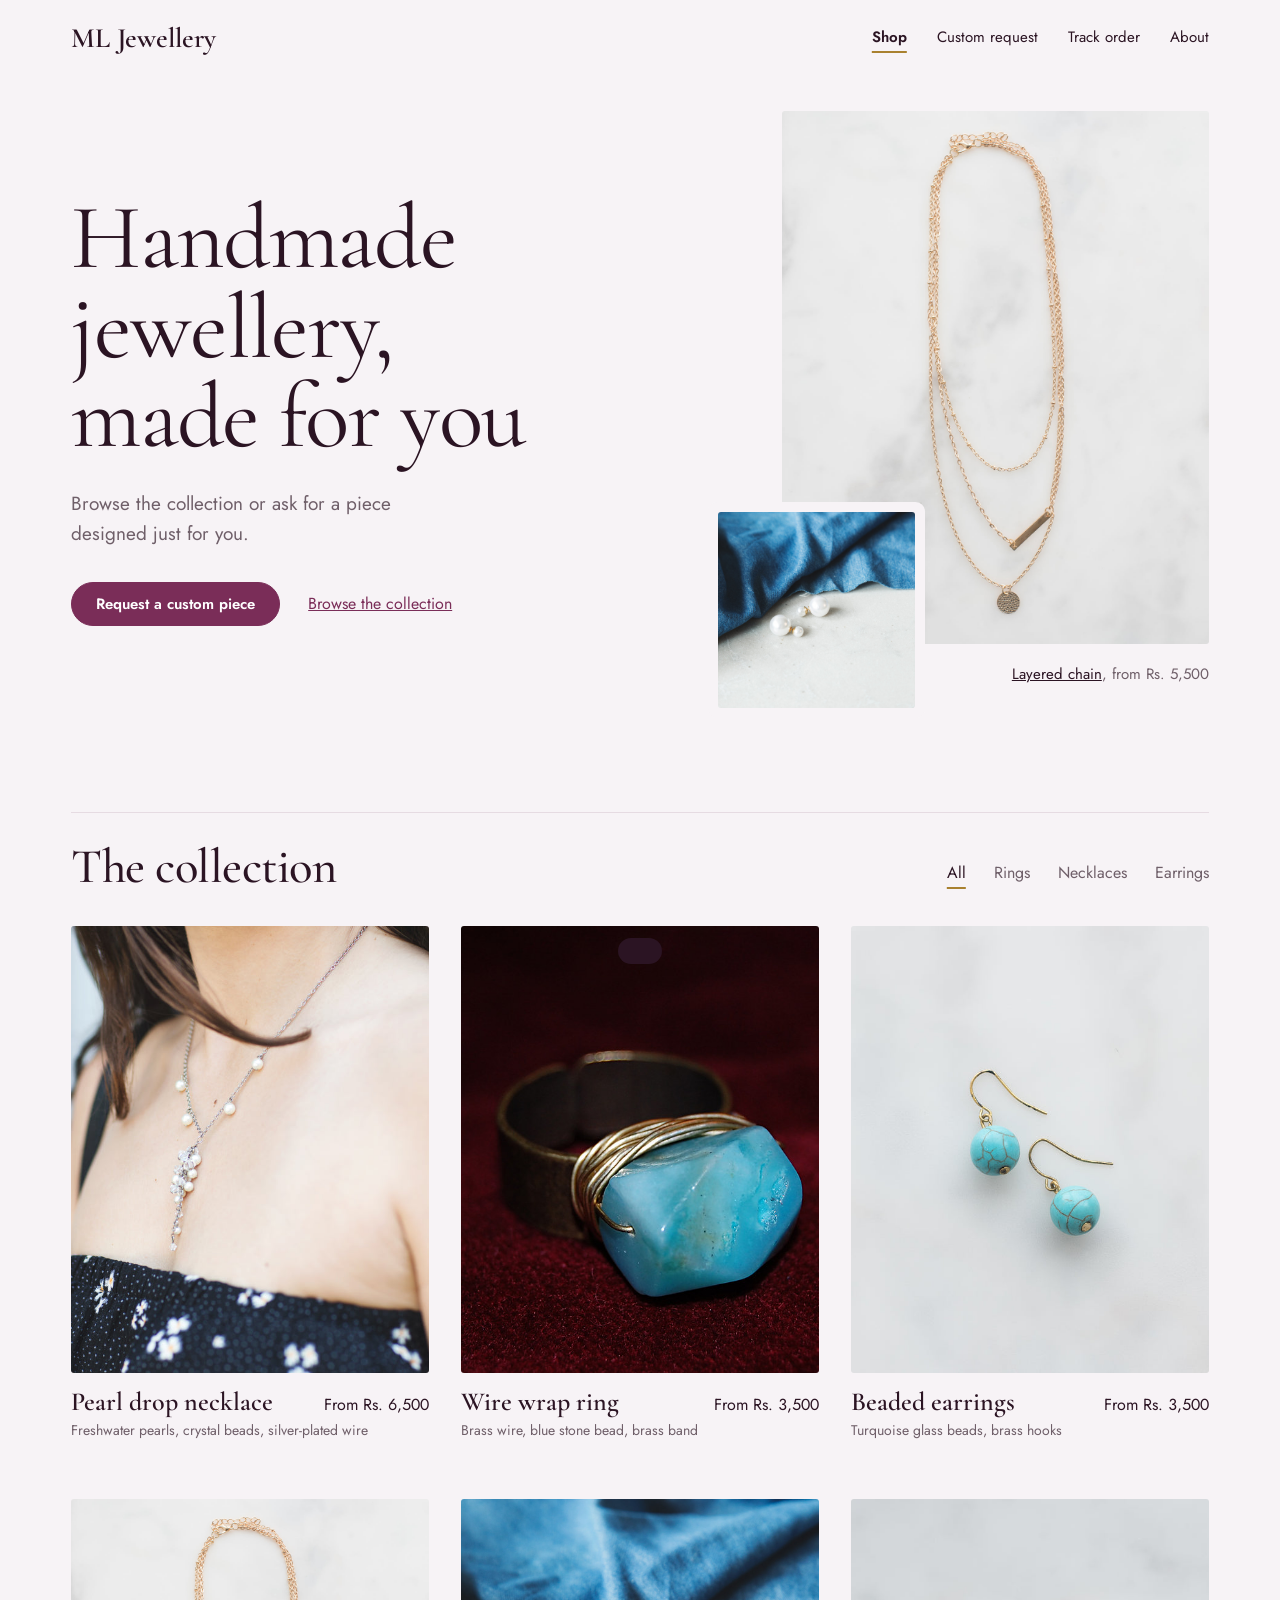
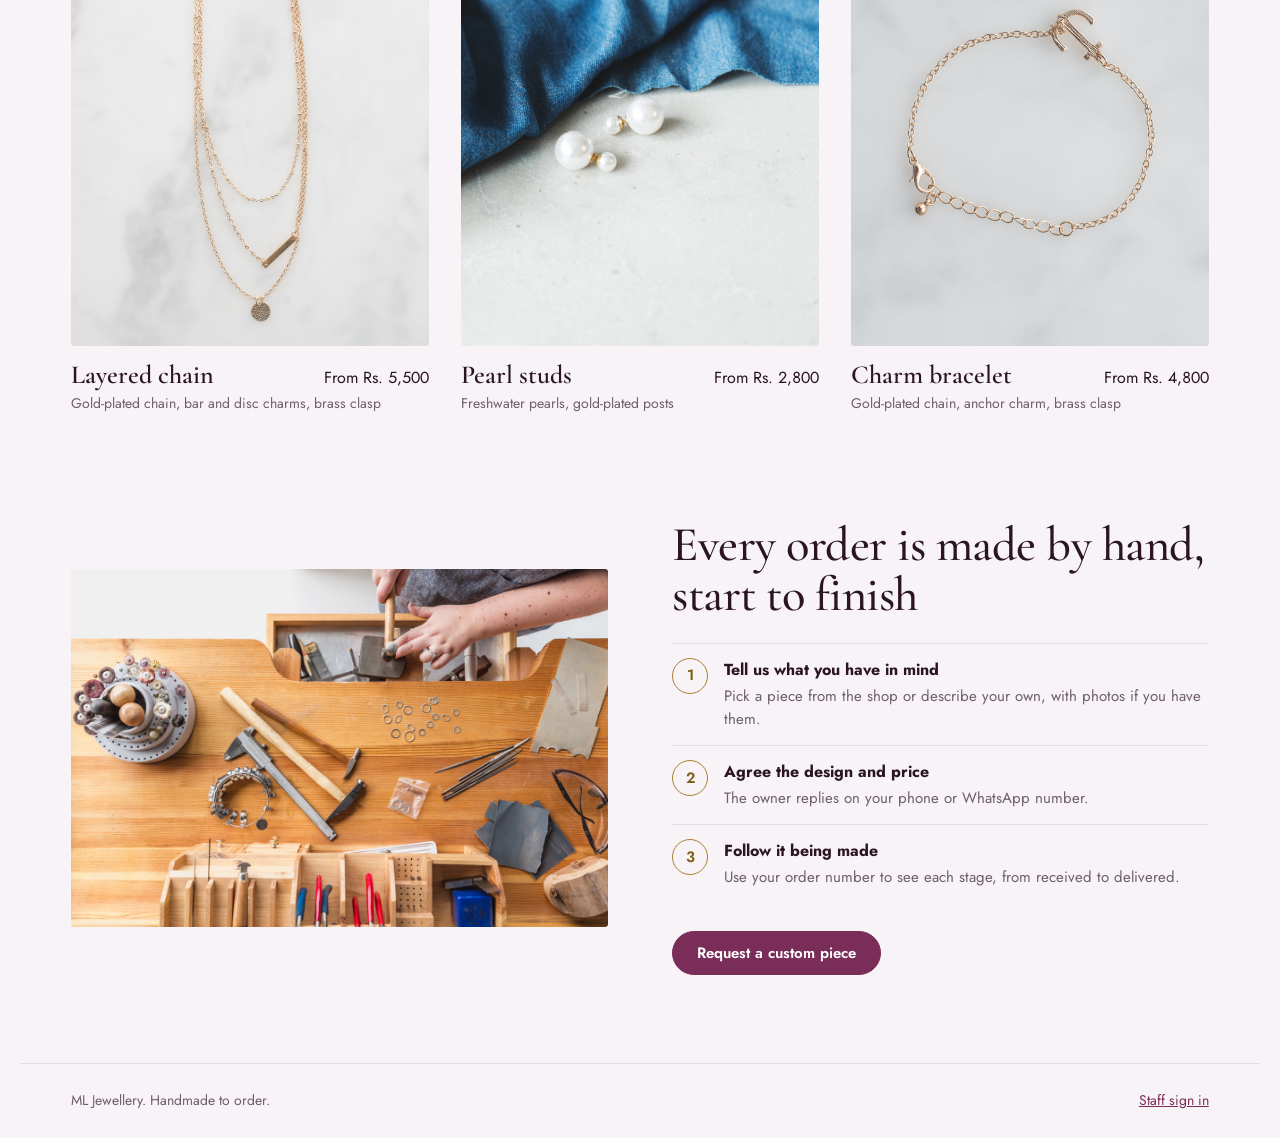
<file: index.html>
<!doctype html>
<html lang="en">
<head>
<meta charset="utf-8">
<meta name="viewport" content="width=device-width, initial-scale=1">
<title>ML Jewellery | Handmade jewellery, made for you</title>
<link rel="preconnect" href="https://fonts.googleapis.com">
<link rel="preconnect" href="https://fonts.gstatic.com" crossorigin>
<link href="https://fonts.googleapis.com/css2?family=Cormorant+Garamond:wght@400;500;600&family=Jost:wght@400;500;600&display=swap" rel="stylesheet">
<link rel="stylesheet" href="css/styles.css">
</head>
<body>
<div id="app"></div>
<noscript>This prototype needs JavaScript.</noscript>
<script src="js/core.js"></script>
<script>
// W1 Home and catalogue
const ui = { cat: 'All' };
page({
  view: () => {
    const list = S.designs.filter(d => d.published && (ui.cat === 'All' || ui.cat.startsWith(d.type)));
    return shop('index', `
<section class="hero">
  <div>
    <h1>Handmade jewellery, made for you</h1>
    <p>Browse the collection or ask for a piece designed just for you.</p>
    <div class="row" style="gap:14px 28px"><a class="btn" href="request.html">Request a custom piece</a><a href="#collection">Browse the collection</a></div>
  </div>
  <figure class="hero-art">
    <img class="ph" src="images/layered.jpg" alt="Layered gold chain with bar and disc charms on white marble">
    <img class="ph inset" src="images/studs.jpg" alt="Freshwater pearl studs beside folded blue linen">
    <figcaption><a href="product.html?id=layered">Layered chain</a>, from ${rs(byId('layered')?.price || 5500)}</figcaption>
  </figure>
</section>

<div class="cat-head" id="collection">
  <h2>The collection</h2>
  <div class="tabs" role="group" aria-label="Filter the collection">
    ${['All', 'Rings', 'Necklaces', 'Earrings'].map(c => `<button id="cat-${c}" data-act="cat" data-id="${c}" aria-pressed="${c === ui.cat}">${c}</button>`).join('')}
  </div>
</div>
<div class="cat">${list.map(d => `<a class="item" href="product.html?id=${d.id}">${pic(d.photos[0], d.name)}
  <div class="meta"><b>${esc(d.name)}</b><span class="num">${price(d)}</span></div><small>${esc(d.materials)}</small></a>`).join('')
  || '<p class="mute">Nothing in this category yet. Ask for a custom piece and it can be made for you.</p>'}</div>

<section class="made">
  <img class="ph wide" src="images/bench-hands.jpg" alt="Hands working with small tools at a jeweller's bench" loading="lazy">
  <div>
    <h2>Every order is made by hand, start to finish</h2>
    <ol class="how">
      <li><b>Tell us what you have in mind</b><span>Pick a piece from the shop or describe your own, with photos if you have them.</span></li>
      <li><b>Agree the design and price</b><span>The owner replies on your phone or WhatsApp number.</span></li>
      <li><b>Follow it being made</b><span>Use your order number to see each stage, from received to delivered.</span></li>
    </ol>
    <a class="btn" href="request.html">Request a custom piece</a>
  </div>
</section>`);
  },
  acts: { cat: d => ui.cat = d.id },
});
</script>
</body>
</html>
</file>
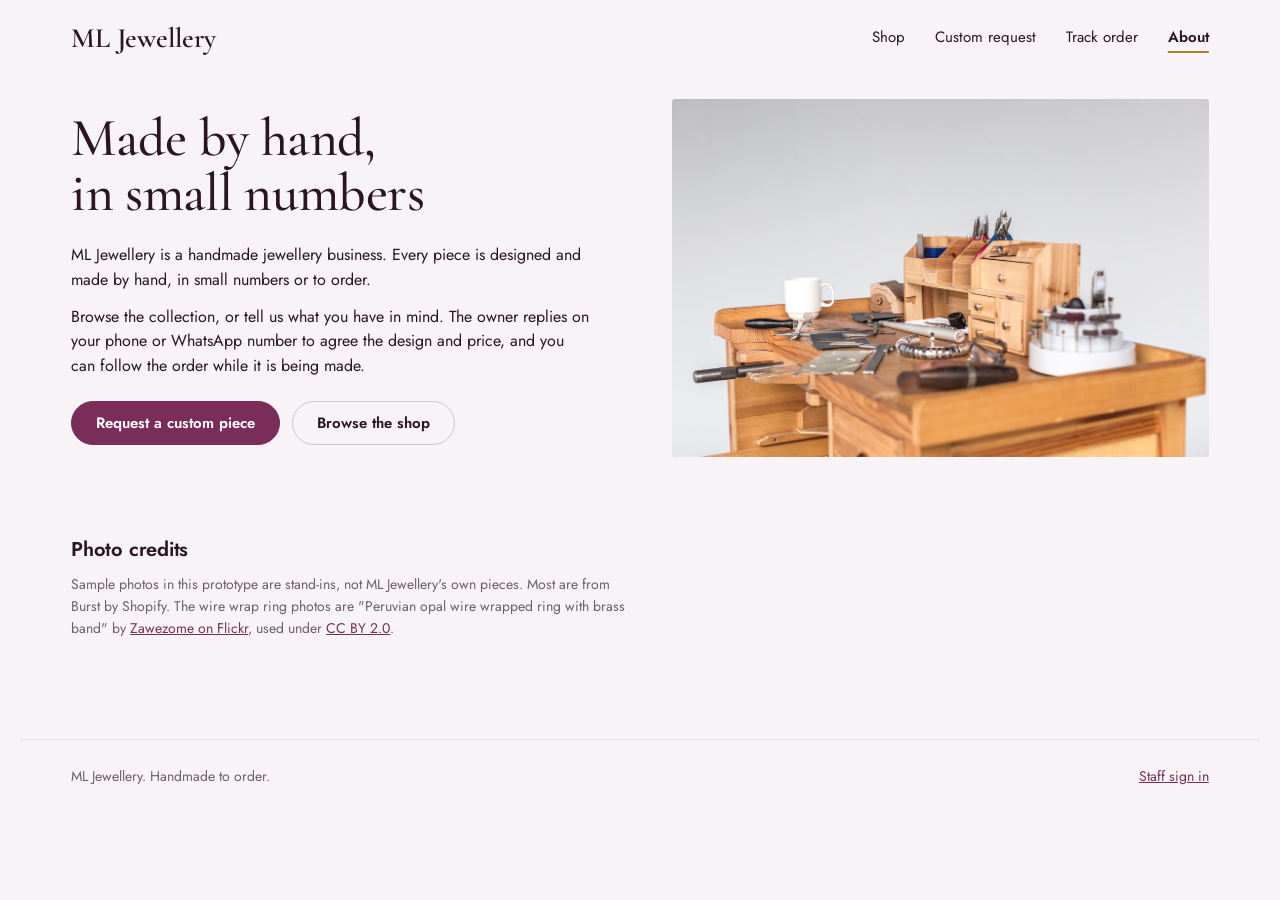
<file: about.html>
<!doctype html>
<html lang="en">
<head>
<meta charset="utf-8">
<meta name="viewport" content="width=device-width, initial-scale=1">
<title>About | ML Jewellery</title>
<link rel="preconnect" href="https://fonts.googleapis.com">
<link rel="preconnect" href="https://fonts.gstatic.com" crossorigin>
<link href="https://fonts.googleapis.com/css2?family=Cormorant+Garamond:wght@400;500;600&family=Jost:wght@400;500;600&display=swap" rel="stylesheet">
<link rel="stylesheet" href="css/styles.css">
</head>
<body>
<div id="app"></div>
<noscript>This prototype needs JavaScript.</noscript>
<script src="js/core.js"></script>
<script>
// About (linked from the nav; no wireframe)
page({
  view: () => shop('about', `<div class="made" style="margin-top:8px">
  <div>
    <h1>Made by hand, in small numbers</h1>
    <p style="max-width:52ch">ML Jewellery is a handmade jewellery business. Every piece is designed and made by hand, in small numbers or to order.</p>
    <p style="max-width:52ch">Browse the collection, or tell us what you have in mind. The owner replies on your phone or WhatsApp number to agree the design and price, and you can follow the order while it is being made.</p>
    <div class="row" style="margin-top:22px"><a class="btn" href="request.html">Request a custom piece</a><a class="btn ghost" href="index.html">Browse the shop</a></div>
  </div>
  <img class="ph wide" src="images/bench-desk.jpg" alt="A wooden jeweller's bench with tools laid out">
</div>
<h2 style="margin-top:80px">Photo credits</h2>
<p class="mute small" style="max-width:70ch">Sample photos in this prototype are stand-ins, not ML Jewellery's own pieces. Most are from Burst by Shopify.
The wire wrap ring photos are "Peruvian opal wire wrapped ring with brass band" by <a href="https://www.flickr.com/photos/8699239@N04/4134119626">Zawezome on Flickr</a>, used under <a href="https://creativecommons.org/licenses/by/2.0/">CC BY 2.0</a>.</p>`),
});
</script>
</body>
</html>
</file>
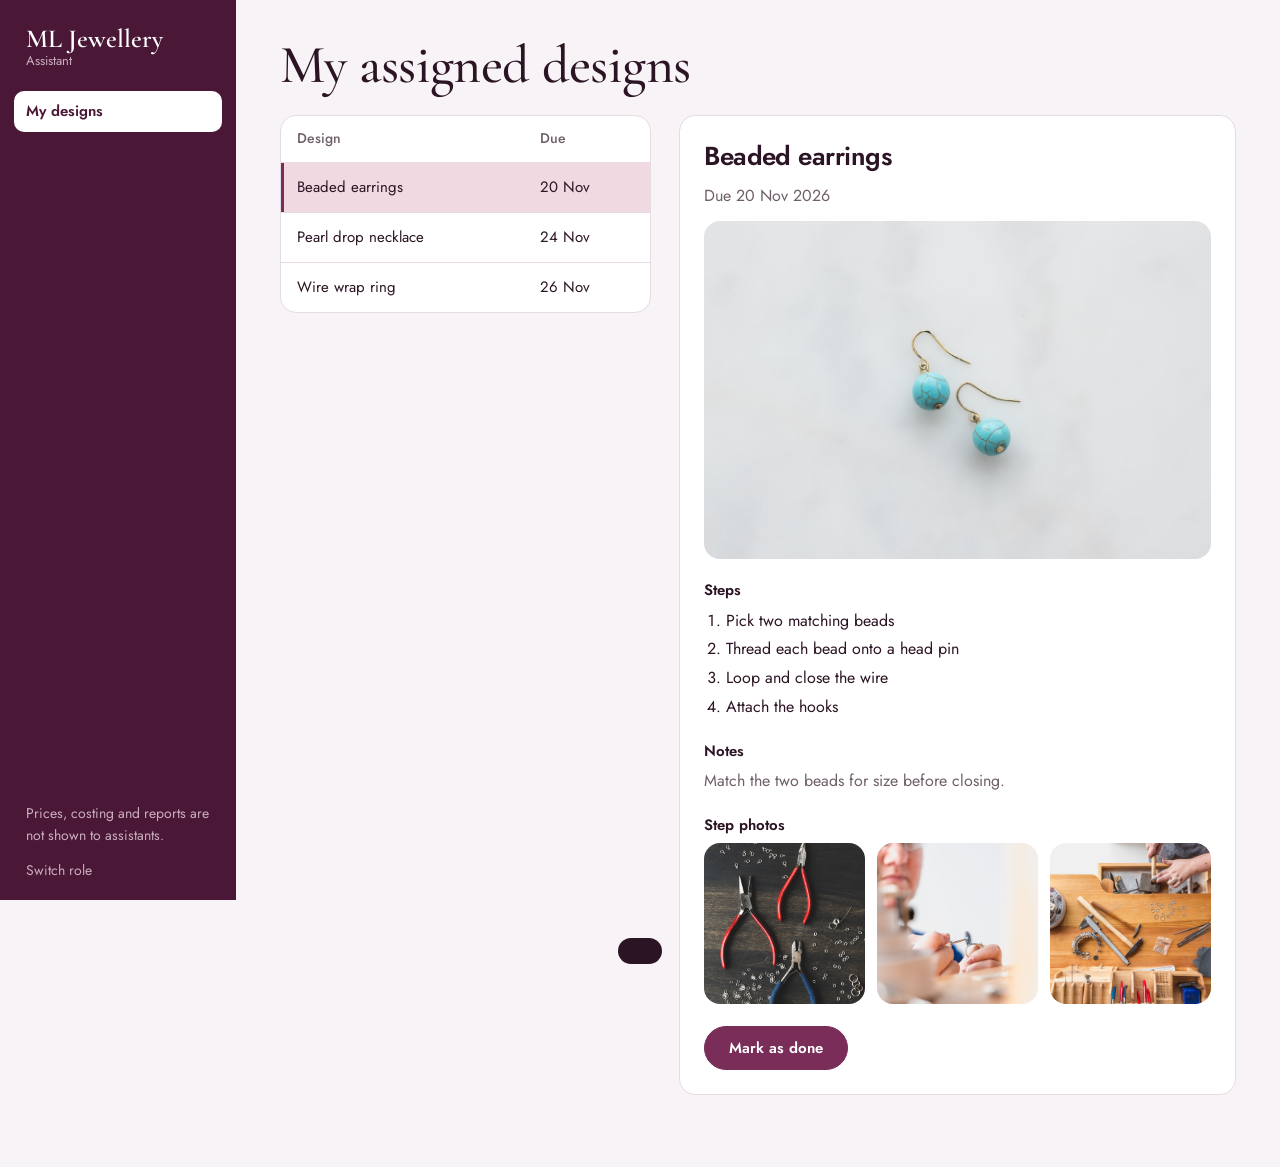
<file: assistant.html>
<!doctype html>
<html lang="en">
<head>
<meta charset="utf-8">
<meta name="viewport" content="width=device-width, initial-scale=1">
<title>My designs | ML Jewellery assistant</title>
<link rel="preconnect" href="https://fonts.googleapis.com">
<link rel="preconnect" href="https://fonts.gstatic.com" crossorigin>
<link href="https://fonts.googleapis.com/css2?family=Cormorant+Garamond:wght@400;500;600&family=Jost:wght@400;500;600&display=swap" rel="stylesheet">
<link rel="stylesheet" href="css/styles.css">
</head>
<body>
<div id="app"></div>
<noscript>This prototype needs JavaScript.</noscript>
<script src="js/core.js"></script>
<script>
// W13 Assistant view: assigned designs and steps only, no prices
const ui = { id: null };
page({
  view: () => {
    const list = S.orders.filter(o => o.assigned && !o.done).sort((a, b) => a.due < b.due ? -1 : 1), o = list.find(o => o.id === ui.id) || list[0], d = o && designOf(o);
    return `<a class="skip" href="#main">Skip to content</a><div class="app"><aside class="side">
<span class="brand">ML Jewellery<span class="role">Assistant</span></span>
<nav aria-label="Assistant"><a href="assistant.html" aria-current="page">My designs</a></nav>
<div class="sidefoot"><p>Prices, costing and reports are not shown to assistants.</p><a href="staff.html">Switch role</a></div>
</aside><main id="main">
<div class="head"><h1>My assigned designs</h1></div>
<div class="split" style="grid-template-columns:minmax(0,2fr) minmax(0,3fr)">
  ${table(['Design', 'Due'], list.map(x => row([esc(x.item), fd(x.due)], pick('sel', x.id, x === o))), 'Nothing is assigned to you right now.')}
  ${o ? `<div class="panel pad">
    <h2 style="font-size:26px;letter-spacing:-.02em">${esc(o.item)}</h2>
    <p class="mute">Due ${fd(o.due, 1)}</p>
    ${d ? pic(d.photos[0], d.name, 'wide') : ''}
    ${d ? `<h3>Steps</h3><ol class="plain">${d.steps.map(s => `<li>${esc(s)}</li>`).join('')}</ol>${d.notes ? `<h3>Notes</h3><p class="mute">${esc(d.notes)}</p>` : ''}`
        : `<h3>Notes from the customer</h3><p class="mute">${esc(o.notes) || 'Ask the owner for the steps of this custom piece.'}</p>`}
    <h3>Step photos</h3>
    <div class="cols3" style="margin-bottom:22px">${STEP_SHOTS.map((s, i) => pic(s, `Workshop photo ${i + 1}`, 'sq')).join('')}</div>
    <button class="btn" data-act="done" data-id="${o.id}">Mark as done</button>
  </div>` : ''}
</div></main></div>`;
  },
  acts: {
    sel: d => ui.id = d.id,
    done: d => { const o = order(d.id); o.done = true; o.assigned = false; o.updated = TODAY; if (STAGES.indexOf(o.stage) < 3) o.stage = 'Finishing'; ui.id = null; toast(`${o.item} marked as done. The owner can see it under Orders.`); },
  },
});
</script>
</body>
</html>
</file>
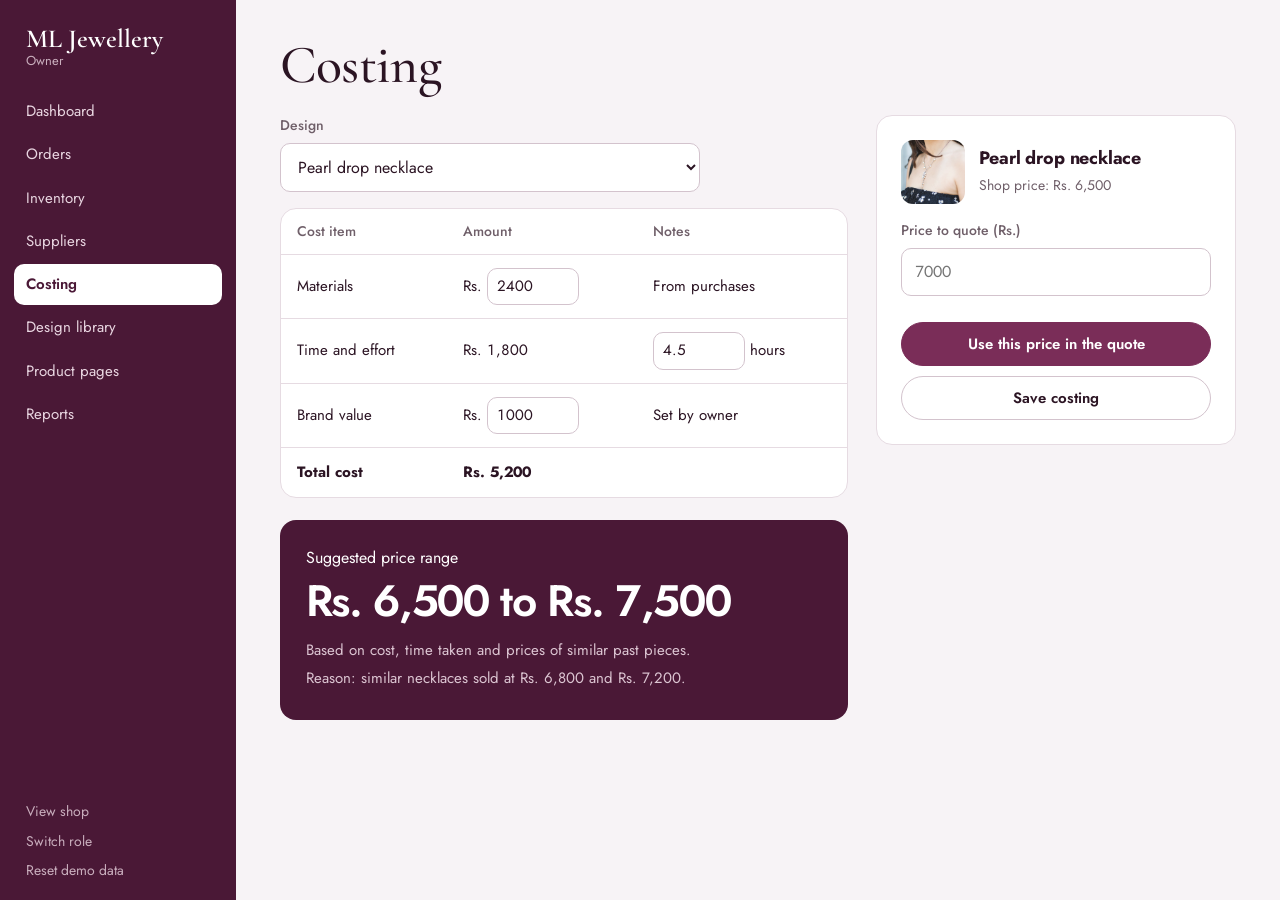
<file: owner-costing.html>
<!doctype html>
<html lang="en">
<head>
<meta charset="utf-8">
<meta name="viewport" content="width=device-width, initial-scale=1">
<title>Costing | ML Jewellery owner</title>
<link rel="preconnect" href="https://fonts.googleapis.com">
<link rel="preconnect" href="https://fonts.gstatic.com" crossorigin>
<link href="https://fonts.googleapis.com/css2?family=Cormorant+Garamond:wght@400;500;600&family=Jost:wght@400;500;600&display=swap" rel="stylesheet">
<link rel="stylesheet" href="css/styles.css">
</head>
<body>
<div id="app"></div>
<noscript>This prototype needs JavaScript.</noscript>
<script src="js/core.js"></script>
<script>
// W9 Costing and price suggestion
const ui = { id: Q.get('id') || 'pearl-drop', quote: '' };
const cur = () => byId(ui.id) || S.designs[0];
page({
  view: () => {
    const d = cur(), c = cost(d), gap = c.hi - c.lo;
    return owner('costing', `<div class="head"><h1>Costing</h1></div>
<form data-form="costing" class="split">
  <div>
    <div style="max-width:420px">${fld('Design', `<select id="cDesign" data-ch="design">${opts(S.designs.map(d => [d.id, d.name]), d.id)}</select>`)}</div>
    ${table(['Cost item', 'Amount', 'Notes'], [
      row(['Materials', `Rs. <input id="cMat" class="mini num" type="number" min="0" step="50" value="${d.matCost}" data-ch="matCost" aria-label="Materials cost in rupees">`, 'From purchases']),
      row(['Time and effort', `<span class="num">${rs(c.time)}</span>`, `<input id="cHours" class="mini num" type="number" min="0" step="0.5" value="${d.hours}" data-ch="hours" aria-label="Hours of work"> hours`]),
      row(['Brand value', `Rs. <input id="cBrand" class="mini num" type="number" min="0" step="100" value="${d.brand}" data-ch="brand" aria-label="Brand value in rupees">`, 'Set by owner']),
      row(['<b>Total cost</b>', `<b class="num">${rs(c.total)}</b>`, '']),
    ])}
    <div class="suggest">
      <span>Suggested price range</span>
      <p class="big num">${rs(c.lo)} to ${rs(c.hi)}</p>
      <p class="note">Based on cost, time taken and prices of similar past pieces.</p>
      <p class="note">Reason: similar ${d.type.toLowerCase().replace(/s?$/, 's')} sold at ${rs(c.lo + .3 * gap)} and ${rs(c.hi - .3 * gap)}.</p>
    </div>
  </div>
  <aside class="panel pad">
    <div class="orderitem">${pic(d.photos[0], '')}<div><b>${esc(d.name)}</b><br><span class="mute small">Shop price: ${d.price ? rs(d.price) : 'not set'}</span></div></div>
    ${fld('Price to quote (Rs.)', `<input id="quote" name="quote" class="num" type="number" min="0" step="50" required placeholder="${(c.lo + c.hi) / 2}" value="${esc(ui.quote)}" data-in="quote">`)}
    <button class="btn block" value="use">Use this price in the quote</button>
    <button class="btn ghost block" value="save" formnovalidate>Save costing</button>
  </aside>
</form>`);
  },
  changes: {
    design: v => { ui.id = v; ui.quote = ''; },
    matCost: v => { cur().matCost = Math.max(0, +v || 0); },
    hours: v => { cur().hours = Math.max(0, +v || 0); },
    brand: v => { cur().brand = Math.max(0, +v || 0); },
  },
  inputs: { quote: v => ui.quote = v },
  forms: {
    costing: (v, f, btn) => { const d = cur(); if (btn?.value === 'use') { d.price = +v.quote; toast(`${d.name} is now quoted from ${rs(d.price)}`); } else toast('Costing saved'); },
  },
});
</script>
</body>
</html>
</file>
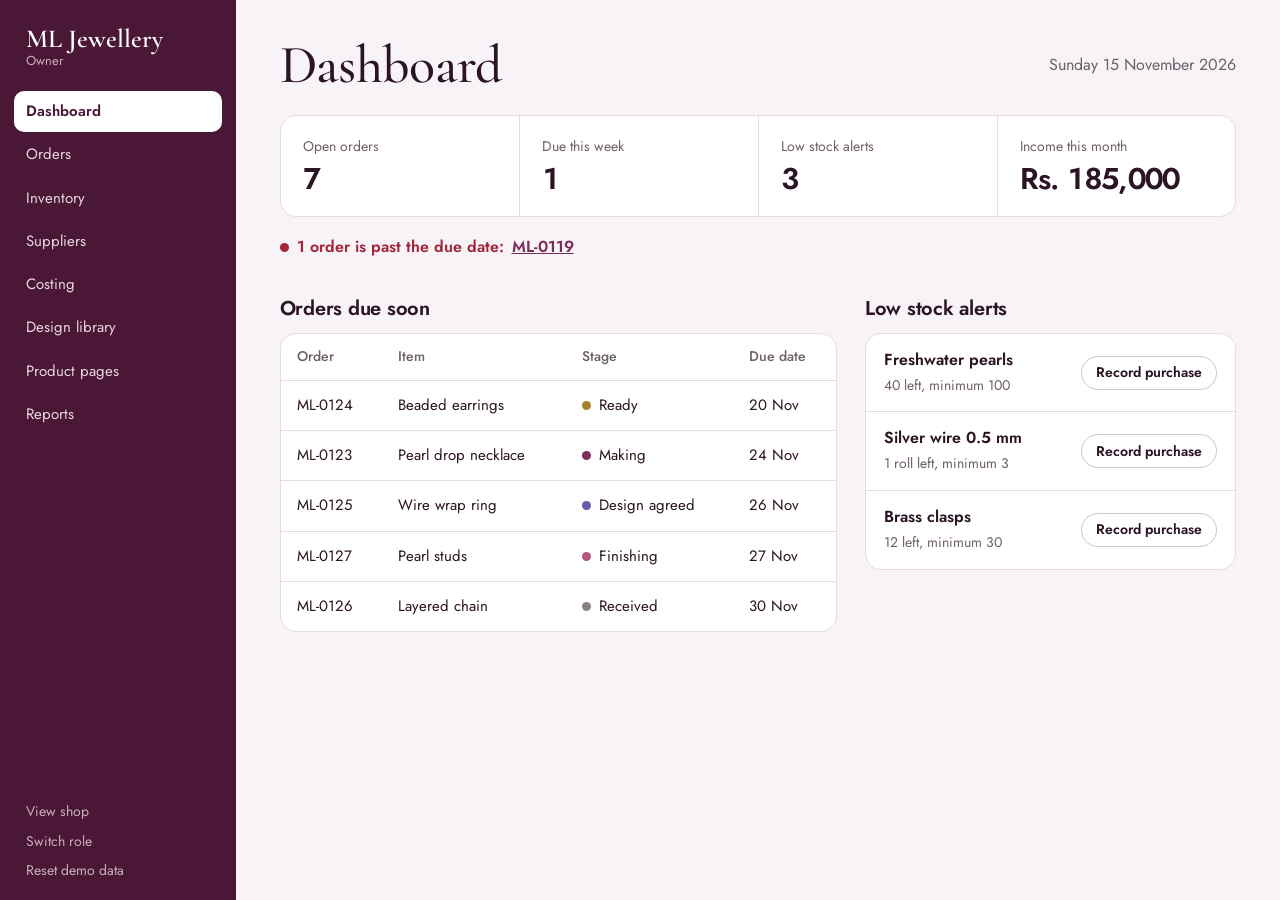
<file: owner-dashboard.html>
<!doctype html>
<html lang="en">
<head>
<meta charset="utf-8">
<meta name="viewport" content="width=device-width, initial-scale=1">
<title>Dashboard | ML Jewellery owner</title>
<link rel="preconnect" href="https://fonts.googleapis.com">
<link rel="preconnect" href="https://fonts.gstatic.com" crossorigin>
<link href="https://fonts.googleapis.com/css2?family=Cormorant+Garamond:wght@400;500;600&family=Jost:wght@400;500;600&display=swap" rel="stylesheet">
<link rel="stylesheet" href="css/styles.css">
</head>
<body>
<div id="app"></div>
<noscript>This prototype needs JavaScript.</noscript>
<script src="js/core.js"></script>
<script>
// W5 Owner dashboard
page({
  view: () => {
    const open = S.orders.filter(isOpen), low = S.materials.map((m, i) => [m, i]).filter(([m]) => isLow(m)), late = open.filter(isOver);
    return owner('dashboard', `<div class="head"><h1>Dashboard</h1><span class="mute push">${new Date(TODAY + 'T00:00').toLocaleDateString('en-GB', { weekday: 'long', day: 'numeric', month: 'long', year: 'numeric' })}</span></div>
<div class="stats">
  <div>Open orders<b class="num">${open.length}</b></div>
  <div>Due this week<b class="num">${open.filter(dueSoon).length}</b></div>
  <div>Low stock alerts<b class="num">${low.length}</b></div>
  <div>Income this month<b class="num">${rs(MONTHS['November 2026'].income)}</b></div>
</div>
${late.length ? `<p class="tag warn" style="margin:18px 0 0"><i></i>${late.length} order${late.length > 1 ? 's are' : ' is'} past the due date: ${late.map(o => `<a href="owner-orders.html?id=${o.id}">${o.id}</a>`).join(', ')}</p>` : ''}
<div class="split" style="grid-template-columns:minmax(0,3fr) minmax(0,2fr)">
  <div><h2>Orders due soon</h2>
  ${table(['Order', 'Item', 'Stage', 'Due date'], open.filter(o => o.due >= TODAY).sort((a, b) => a.due < b.due ? -1 : 1).slice(0, 5).map(o => row([o.id, esc(o.item), stageTag(o.stage), fd(o.due)], pick('openOrder', o.id))), 'No open orders.')}</div>
  <div><h2>Low stock alerts</h2>
  <div class="panel">${low.map(([m, i]) => `<div class="alert"><div><b>${esc(m.name)}</b><span class="mute small">${qty(m.stock, m.unit)} left, minimum ${m.min}</span></div><a class="btn ghost sm" href="owner-inventory.html?buy=${i}">Record purchase</a></div>`).join('') || '<p class="mute" style="padding:18px;margin:0">All materials are above their minimum.</p>'}</div></div>
</div>`);
  },
  acts: { openOrder: d => { location.href = 'owner-orders.html?id=' + d.id; } },
});
</script>
</body>
</html>
</file>
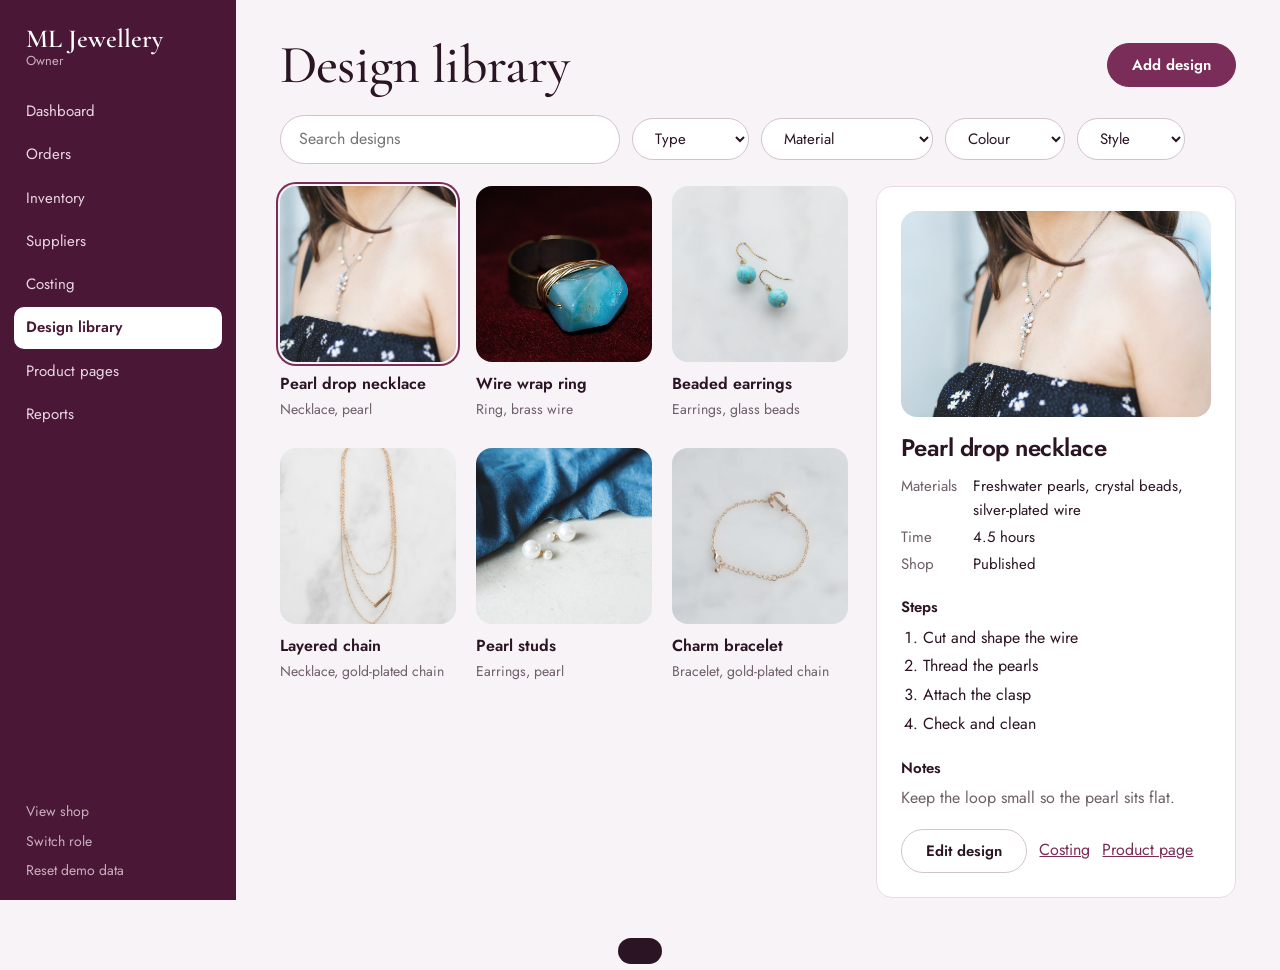
<file: owner-designs.html>
<!doctype html>
<html lang="en">
<head>
<meta charset="utf-8">
<meta name="viewport" content="width=device-width, initial-scale=1">
<title>Design library | ML Jewellery owner</title>
<link rel="preconnect" href="https://fonts.googleapis.com">
<link rel="preconnect" href="https://fonts.gstatic.com" crossorigin>
<link href="https://fonts.googleapis.com/css2?family=Cormorant+Garamond:wght@400;500;600&family=Jost:wght@400;500;600&display=swap" rel="stylesheet">
<link rel="stylesheet" href="css/styles.css">
</head>
<body>
<div id="app"></div>
<noscript>This prototype needs JavaScript.</noscript>
<script src="js/core.js"></script>
<script>
// W10 Design library
const ui = { id: Q.get('id') || 'pearl-drop', q: '', f: {} };
const match = d => (!ui.q || (d.name + ' ' + d.materials).toLowerCase().includes(ui.q.toLowerCase())) && Object.entries(ui.f).every(([k, v]) => !v || d[k] === v);
const grid = () => S.designs.filter(match).map(d => `<button id="sel-${d.id}" class="${d.id === ui.id ? 'on' : ''}" data-act="sel" data-id="${d.id}" aria-pressed="${d.id === ui.id}">${pic(d.photos[0], '', 'sq')}<b>${esc(d.name)}</b><small>${d.type}, ${esc(d.material.toLowerCase())}</small></button>`).join('')
  || '<p class="mute">No designs match. Clear the search or filters to see them all.</p>';

const designDlg = d => dlg(d ? 'Edit design' : 'Add design', `
${fld('Name', `<input name="name" required value="${esc(d?.name)}">`)}
<div class="cols2">
  ${fld('Type', `<select name="type">${opts(TYPES, d?.type)}</select>`)}${fld('Main material', `<input name="material" required value="${esc(d?.material)}">`)}
  ${fld('Colour', `<input name="colour" required value="${esc(d?.colour)}">`)}${fld('Style', `<input name="style" required value="${esc(d?.style)}">`)}
  ${fld('Time (hours)', `<input name="hours" type="number" min="0" step="0.5" required value="${d?.hours ?? ''}">`)}${fld('Materials cost (Rs.)', `<input name="matCost" type="number" min="0" required value="${d?.matCost ?? ''}">`)}
</div>
${fld('Materials used', `<input name="materials" required value="${esc(d?.materials)}">`)}
${fld('Steps, one per line', `<textarea name="steps" required>${esc(d?.steps.join('\n'))}</textarea>`)}
${fld('Notes', `<input name="notes" value="${esc(d?.notes)}">`)}
${fld(d ? 'Replace main photo' : 'Photo', '<input name="photo" type="file" accept="image/*">')}`,
  async (v, f) => {
    const file = f.photo.files[0], shot = file && await shrink(file);
    const data = { name: v.name, type: v.type, material: v.material, colour: v.colour, style: v.style, materials: v.materials, notes: v.notes, hours: +v.hours, matCost: +v.matCost, steps: v.steps.split('\n').map(s => s.trim()).filter(Boolean) };
    if (d) { Object.assign(d, data); if (shot) d.photos[0] = shot; toast('Design updated'); }
    else { const id = 'd' + Date.now(); S.designs.push({ id, price: 0, brand: 500, craft: '', care: '', published: false, photos: shot ? [shot] : [], ...data }); ui.id = id; toast('Design added. Cost it, then publish its product page.'); }
  });

page({
  view: () => {
    const d = byId(ui.id), uniq = k => [...new Set(S.designs.map(d => d[k]))];
    return owner('designs', `<div class="head"><h1>Design library</h1><button class="btn push" data-act="add">Add design</button></div>
<div class="row" style="margin-bottom:22px">
  <input id="dq" type="search" placeholder="Search designs" aria-label="Search designs" value="${esc(ui.q)}" data-in="q" style="flex:1;min-width:200px;max-width:340px;border-radius:999px;padding-left:18px">
  ${[['type', 'Type'], ['material', 'Material'], ['colour', 'Colour'], ['style', 'Style']].map(([k, l]) => `<select id="f-${k}" class="pill" data-ch="filter" data-id="${k}" aria-label="Filter by ${l.toLowerCase()}">${opts(uniq(k), ui.f[k], l)}</select>`).join('')}
</div>
<div class="split">
  <div id="grid" class="lib">${grid()}</div>
  ${d ? `<div class="panel pad sticky">
    ${pic(d.photos[0], d.name, 'wide')}
    <h2 style="margin-top:16px;font-size:24px;letter-spacing:-.02em">${esc(d.name)}</h2>
    <dl class="facts"><dt>Materials</dt><dd>${esc(d.materials)}</dd><dt>Time</dt><dd>${d.hours} hours</dd><dt>Shop</dt><dd>${d.published ? 'Published' : 'Not published yet'}</dd></dl>
    <h3>Steps</h3><ol class="plain">${d.steps.map(s => `<li>${esc(s)}</li>`).join('')}</ol>
    <h3>Notes</h3><p class="mute">${esc(d.notes) || 'None'}</p>
    <div class="row" style="margin-top:18px"><button class="btn ghost" data-act="edit" data-id="${d.id}">Edit design</button><a href="owner-costing.html?id=${d.id}">Costing</a><a href="owner-pages.html?id=${d.id}">Product page</a></div>
  </div>` : '<div class="panel pad"><p class="mute">Select a design to see its steps and notes.</p></div>'}
</div>`);
  },
  acts: { sel: d => ui.id = d.id, add: () => designDlg(), edit: d => designDlg(byId(d.id)) },
  changes: { filter: (v, d) => { ui.f[d.id] = v; } },
  inputs: { q: v => { ui.q = v; $('#grid').innerHTML = grid(); } }, // redraw only the grid so the search box keeps its caret
});
</script>
</body>
</html>
</file>
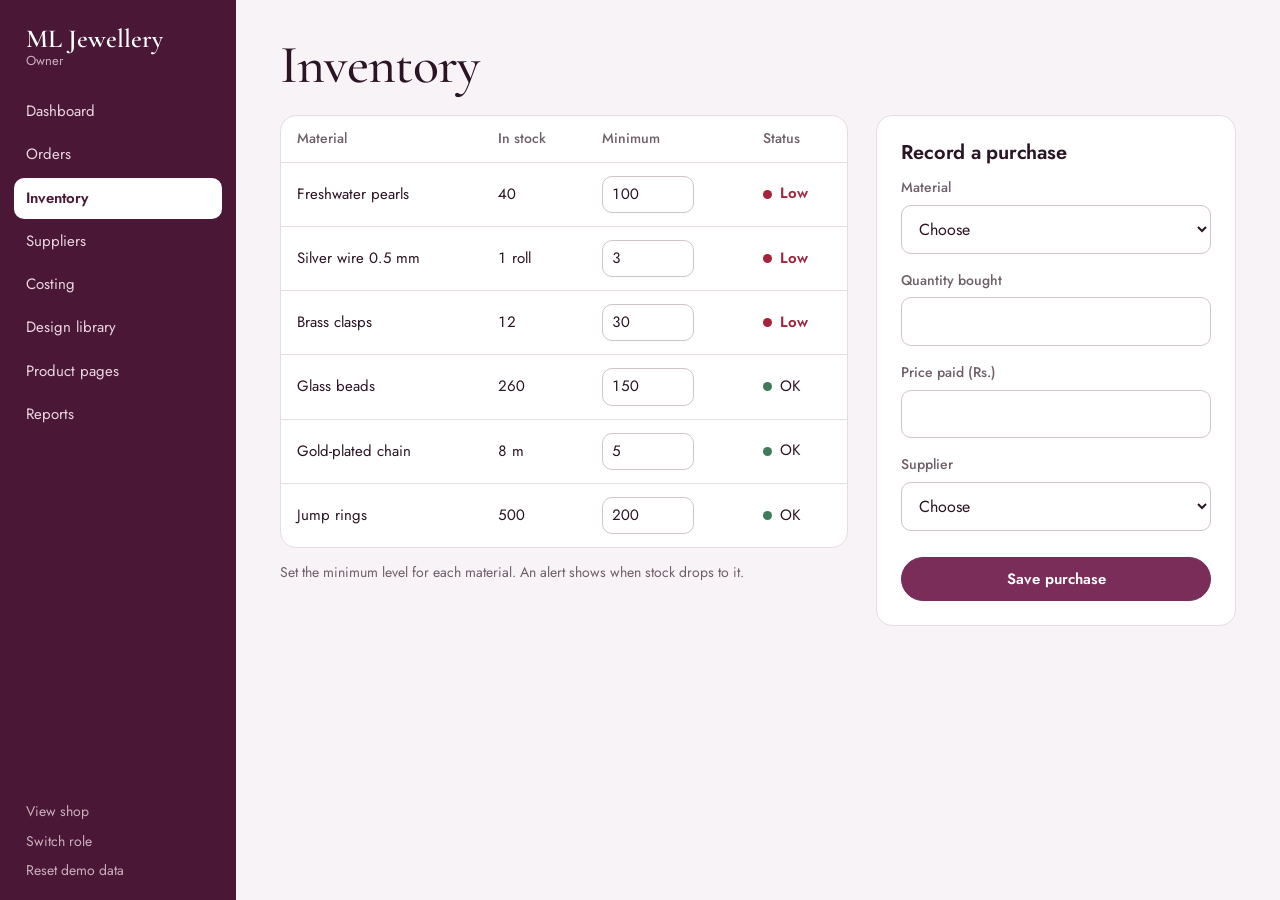
<file: owner-inventory.html>
<!doctype html>
<html lang="en">
<head>
<meta charset="utf-8">
<meta name="viewport" content="width=device-width, initial-scale=1">
<title>Inventory | ML Jewellery owner</title>
<link rel="preconnect" href="https://fonts.googleapis.com">
<link rel="preconnect" href="https://fonts.gstatic.com" crossorigin>
<link href="https://fonts.googleapis.com/css2?family=Cormorant+Garamond:wght@400;500;600&family=Jost:wght@400;500;600&display=swap" rel="stylesheet">
<link rel="stylesheet" href="css/styles.css">
</head>
<body>
<div id="app"></div>
<noscript>This prototype needs JavaScript.</noscript>
<script src="js/core.js"></script>
<script>
// W7 Inventory and purchases
const ui = { buy: Q.get('buy') ?? '' };
page({
  view: () => owner('inventory', `<div class="head"><h1>Inventory</h1></div>
<div class="split">
  <div>
    ${table(['Material', 'In stock', 'Minimum', 'Status'], S.materials.map((m, i) => row([esc(m.name), `<span class="num">${qty(m.stock, m.unit)}</span>`,
      `<input id="min${i}" class="mini num" type="number" min="0" value="${m.min}" data-ch="min" data-id="${i}" aria-label="Minimum level for ${esc(m.name)}">`,
      isLow(m) ? '<span class="tag warn"><i></i>Low</span>' : '<span class="tag good"><i></i>OK</span>'])))}
    <p class="mute small" style="margin-top:14px">Set the minimum level for each material. An alert shows when stock drops to it.</p>
  </div>
  <form class="panel pad sticky" data-form="purchase">
    <h2>Record a purchase</h2>
    ${fld('Material', `<select id="buyMat" name="mat" required>${opts(S.materials.map((m, i) => [i, m.name]), ui.buy, 'Choose')}</select>`)}
    ${fld('Quantity bought', '<input name="qty" type="number" min="1" required>')}
    ${fld('Price paid (Rs.)', '<input name="paid" type="number" min="0" required>')}
    ${fld('Supplier', `<select name="sup" required>${opts(S.suppliers.map((s, i) => [i, s.name]), '', 'Choose')}</select>`)}
    <button class="btn block">Save purchase</button>
  </form>
</div>`),
  changes: { min: (v, d) => { S.materials[d.id].min = Math.max(0, +v || 0); } },
  forms: {
    purchase: v => {
      const m = S.materials[v.mat], s = S.suppliers[v.sup], p = s.prices.find(p => p.material === m.name), line = { material: m.name, price: +v.paid, unit: 'for ' + qty(+v.qty, m.unit) };
      m.stock += +v.qty; s.last = TODAY; S.spent += +v.paid; p ? Object.assign(p, line) : s.prices.push(line); ui.buy = '';
      toast(`${m.name}: now ${qty(m.stock, m.unit)} in stock${isLow(m) ? ', still low' : ''}`);
    },
  },
});
</script>
</body>
</html>
</file>
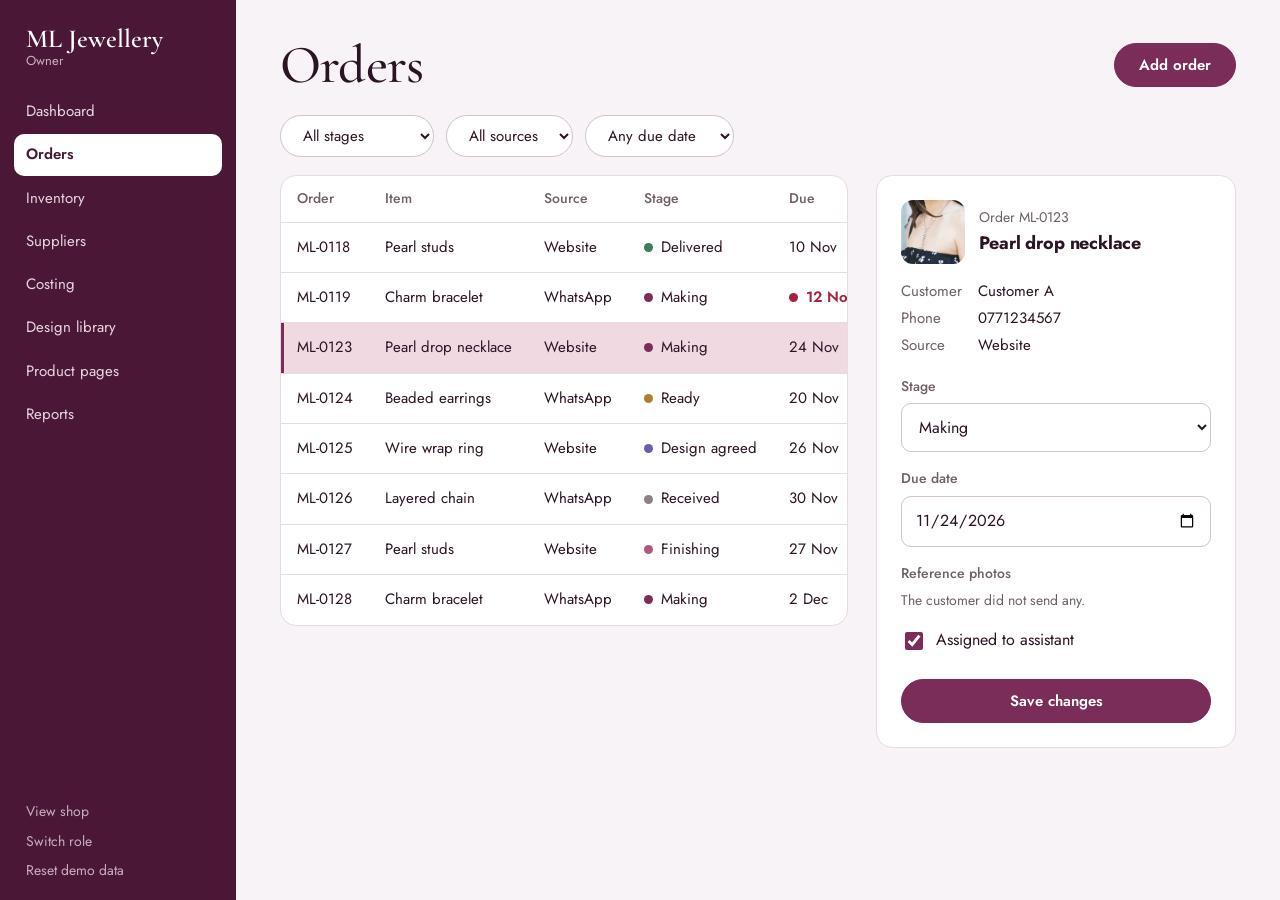
<file: owner-orders.html>
<!doctype html>
<html lang="en">
<head>
<meta charset="utf-8">
<meta name="viewport" content="width=device-width, initial-scale=1">
<title>Orders | ML Jewellery owner</title>
<link rel="preconnect" href="https://fonts.googleapis.com">
<link rel="preconnect" href="https://fonts.gstatic.com" crossorigin>
<link href="https://fonts.googleapis.com/css2?family=Cormorant+Garamond:wght@400;500;600&family=Jost:wght@400;500;600&display=swap" rel="stylesheet">
<link rel="stylesheet" href="css/styles.css">
</head>
<body>
<div id="app"></div>
<noscript>This prototype needs JavaScript.</noscript>
<script src="js/core.js"></script>
<script>
// W6 Order list and order detail
const ui = { id: Q.get('id') || 'ML-0123', f: { stage: '', source: '', due: '' } };
page({
  view: () => {
    const f = ui.f, o = order(ui.id), d = o && designOf(o);
    const list = S.orders.filter(x => (!f.stage || x.stage === f.stage) && (!f.source || x.source === f.source) && (!f.due || (f.due === 'over' ? isOver(x) : dueSoon(x))));
    return owner('orders', `<div class="head"><h1>Orders</h1><button class="btn push" data-act="addOrder">Add order</button></div>
<div class="row" style="margin-bottom:18px">
  <select id="fStage" class="pill" data-ch="filter" data-id="stage" aria-label="Filter by stage">${opts(STAGES, f.stage, 'All stages')}</select>
  <select id="fSource" class="pill" data-ch="filter" data-id="source" aria-label="Filter by source">${opts(SOURCES, f.source, 'All sources')}</select>
  <select id="fDue" class="pill" data-ch="filter" data-id="due" aria-label="Filter by due date">${opts([['week', 'Due this week'], ['over', 'Overdue']], f.due, 'Any due date')}</select>
</div>
<div class="split">
  ${table(['Order', 'Item', 'Source', 'Stage', 'Due'], list.map(x => row([x.id, esc(x.item), x.source, stageTag(x.stage), isOver(x) ? `<span class="tag warn"><i></i>${fd(x.due)}, late</span>` : fd(x.due)], pick('sel', x.id, x === o))), 'No orders match these filters.')}
  ${o ? `<form class="panel pad sticky" data-form="order">
    <div class="orderitem">${d ? pic(d.photos[0], '') : ''}<div><span class="mute small">Order ${o.id}</span><br><b>${esc(o.item)}</b></div></div>
    <dl class="facts"><dt>Customer</dt><dd>${esc(o.customer)}</dd><dt>Phone</dt><dd>${esc(o.phone)}</dd><dt>Source</dt><dd>${o.source}</dd>${o.budget ? `<dt>Budget</dt><dd>${rs(o.budget)}</dd>` : ''}</dl>
    ${o.notes ? `<p class="small" style="margin-bottom:18px">${esc(o.notes)}</p>` : ''}
    ${fld('Stage', `<select id="oStage" name="stage">${opts(STAGES, o.stage)}</select>`)}
    ${fld('Due date', `<input id="oDue" name="due" type="date" required value="${o.due}">`)}
    <div class="f"><span>Reference photos</span>${o.photos.length ? `<div class="refs">${o.photos.map(u => `<img src="${u}" alt="Reference photo from the customer">`).join('')}</div>` : '<p class="mute small" style="margin:0">The customer did not send any.</p>'}</div>
    <label class="check"><input type="checkbox" name="assigned"${o.assigned ? ' checked' : ''}> Assigned to assistant${o.done ? ' <span class="mute">(marked done)</span>' : ''}</label>
    <button class="btn block">Save changes</button>
  </form>` : '<div class="panel pad"><p class="mute">Select an order to see its details.</p></div>'}
</div>`);
  },
  acts: {
    sel: d => ui.id = d.id,
    addOrder: () => dlg('Add order', `
${fld('Item', `<input name="item" required list="dnames"><datalist id="dnames">${S.designs.map(d => `<option value="${esc(d.name)}">`).join('')}</datalist>`)}
${fld('Customer name', '<input name="customer" required>')}
${fld('Phone or WhatsApp number', '<input name="phone" type="tel" required pattern="[0-9+ ]{9,15}" title="9 to 15 digits">')}
<div class="cols2">${fld('Source', `<select name="source">${opts(SOURCES, 'WhatsApp')}</select>`)}${fld('Due date', `<input name="due" type="date" required min="${TODAY}">`)}</div>`,
      v => { const id = nextOrderId(); S.orders.push({ ...v, id, designId: S.designs.find(d => d.name === v.item)?.id, stage: 'Received', assigned: false, done: false, updated: TODAY, notes: '', photos: [] }); ui.id = id; toast(`Order ${id} added`); }),
  },
  changes: { filter: (v, d) => { ui.f[d.id] = v; } },
  forms: {
    order: v => { const o = order(ui.id); o.stage = v.stage; o.due = v.due; o.assigned = !!v.assigned; if (o.assigned) o.done = false; o.updated = TODAY; toast(`Order ${o.id} saved. The customer sees "${o.stage}" on tracking.`); },
  },
});
</script>
</body>
</html>
</file>
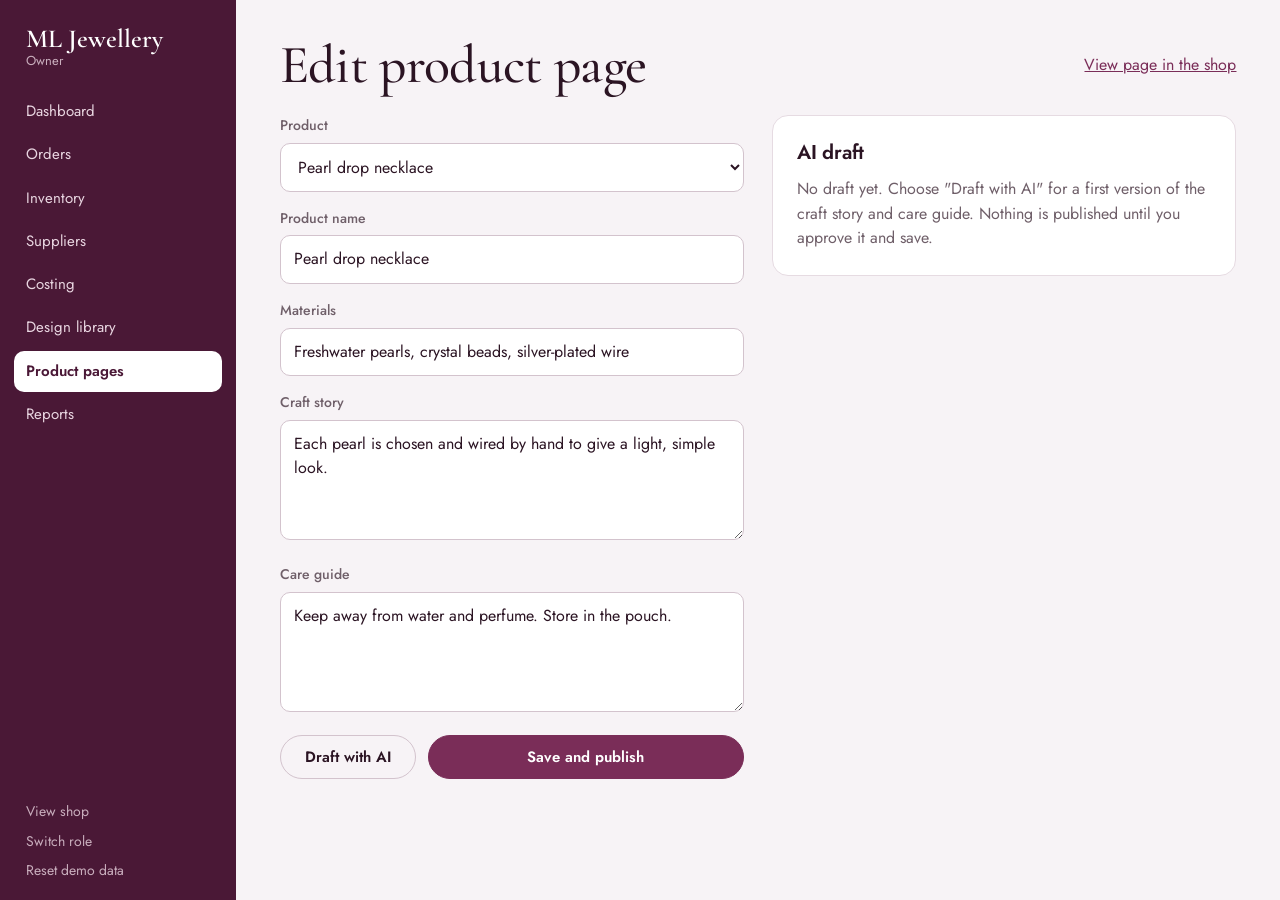
<file: owner-pages.html>
<!doctype html>
<html lang="en">
<head>
<meta charset="utf-8">
<meta name="viewport" content="width=device-width, initial-scale=1">
<title>Product pages | ML Jewellery owner</title>
<link rel="preconnect" href="https://fonts.googleapis.com">
<link rel="preconnect" href="https://fonts.gstatic.com" crossorigin>
<link href="https://fonts.googleapis.com/css2?family=Cormorant+Garamond:wght@400;500;600&family=Jost:wght@400;500;600&display=swap" rel="stylesheet">
<link rel="stylesheet" href="css/styles.css">
</head>
<body>
<div id="app"></div>
<noscript>This prototype needs JavaScript.</noscript>
<script src="js/core.js"></script>
<script>
// W11 Product page editor with AI draft approval
const ui = { id: Q.get('id') || 'pearl-drop', edit: null, draft: null, draftEdit: false };
page({
  view: () => {
    const d = byId(ui.id) || S.designs[0];
    if (ui.edit?.id !== d.id) { ui.edit = { id: d.id, name: d.name, materials: d.materials, craft: d.craft, care: d.care }; ui.draft = null; ui.draftEdit = false; }
    const e = ui.edit, t = ui.draft;
    return owner('pages', `<div class="head"><h1>Edit product page</h1>${d.published ? `<a class="push" href="product.html?id=${d.id}">View page in the shop</a>` : '<span class="mute push">Not published yet</span>'}</div>
<div class="split" style="grid-template-columns:minmax(0,1fr) minmax(0,1fr)">
  <form data-form="page">
    ${fld('Product', `<select id="pSel" data-ch="design">${opts(S.designs.map(d => [d.id, d.name + (d.published ? '' : ' (not published)')]), d.id)}</select>`)}
    ${fld('Product name', `<input id="eName" required data-in="name" value="${esc(e.name)}">`)}
    ${fld('Materials', `<input id="eMat" required data-in="materials" value="${esc(e.materials)}">`)}
    ${fld('Craft story', `<textarea id="eCraft" required data-in="craft" placeholder="Short note on how it is made">${esc(e.craft)}</textarea>`)}
    ${fld('Care guide', `<textarea id="eCare" required data-in="care" placeholder="How to look after the piece">${esc(e.care)}</textarea>`)}
    <div class="row"><button class="btn ghost" type="button" data-act="aiDraft">Draft with AI</button><button class="btn" style="flex:1">Save and publish</button></div>
  </form>
  <div class="panel pad sticky">${t ? `
    <h2>AI draft (not published)</h2>
    <h3>Craft story</h3>${ui.draftEdit ? `<textarea id="tCraft" data-in="tCraft" aria-label="Draft craft story">${esc(t.craft)}</textarea>` : `<p>${esc(t.craft)}</p>`}
    <h3>Care guide</h3>${ui.draftEdit ? `<textarea id="tCare" data-in="tCare" aria-label="Draft care guide">${esc(t.care)}</textarea>` : `<p>${esc(t.care)}</p>`}
    <p class="mute small" style="margin:18px 0">The owner must approve the draft before it appears on the page.</p>
    <div class="row"><button class="btn" data-act="approve">Approve</button><button class="btn ghost" data-act="editDraft">Edit</button><button class="btn ghost" data-act="discard">Discard</button></div>`
    : `<h2>AI draft</h2><p class="mute">No draft yet. Choose "Draft with AI" for a first version of the craft story and care guide. Nothing is published until you approve it and save.</p>`}</div>
</div>`);
  },
  acts: {
    // ponytail: canned template, no model call; point this at an LLM endpoint when there is a backend
    aiDraft: () => {
      const e = ui.edit; if (!e.name.trim()) return toast('Add a product name first');
      ui.draft = { craft: `Each ${e.name.toLowerCase()} is shaped and finished by hand${e.materials.trim() ? ' using ' + e.materials.toLowerCase() : ''}, so no two are exactly alike.`, care: 'Keep away from water and perfume. Wipe with a soft cloth after wearing and store in the pouch.' };
      ui.draftEdit = false;
    },
    approve: () => { Object.assign(ui.edit, ui.draft); ui.draft = null; toast('Draft approved. Check it, then save and publish.'); },
    editDraft: () => ui.draftEdit = true,
    discard: () => { ui.draft = null; toast('Draft discarded'); },
  },
  changes: { design: v => { ui.id = v; } },
  inputs: {
    name: v => ui.edit.name = v, materials: v => ui.edit.materials = v, craft: v => ui.edit.craft = v, care: v => ui.edit.care = v,
    tCraft: v => ui.draft.craft = v, tCare: v => ui.draft.care = v,
  },
  forms: {
    page: () => { const e = ui.edit, d = byId(e.id); Object.assign(d, { name: e.name, materials: e.materials, craft: e.craft, care: e.care, published: true }); toast(`${d.name} page published`); },
  },
});
</script>
</body>
</html>
</file>
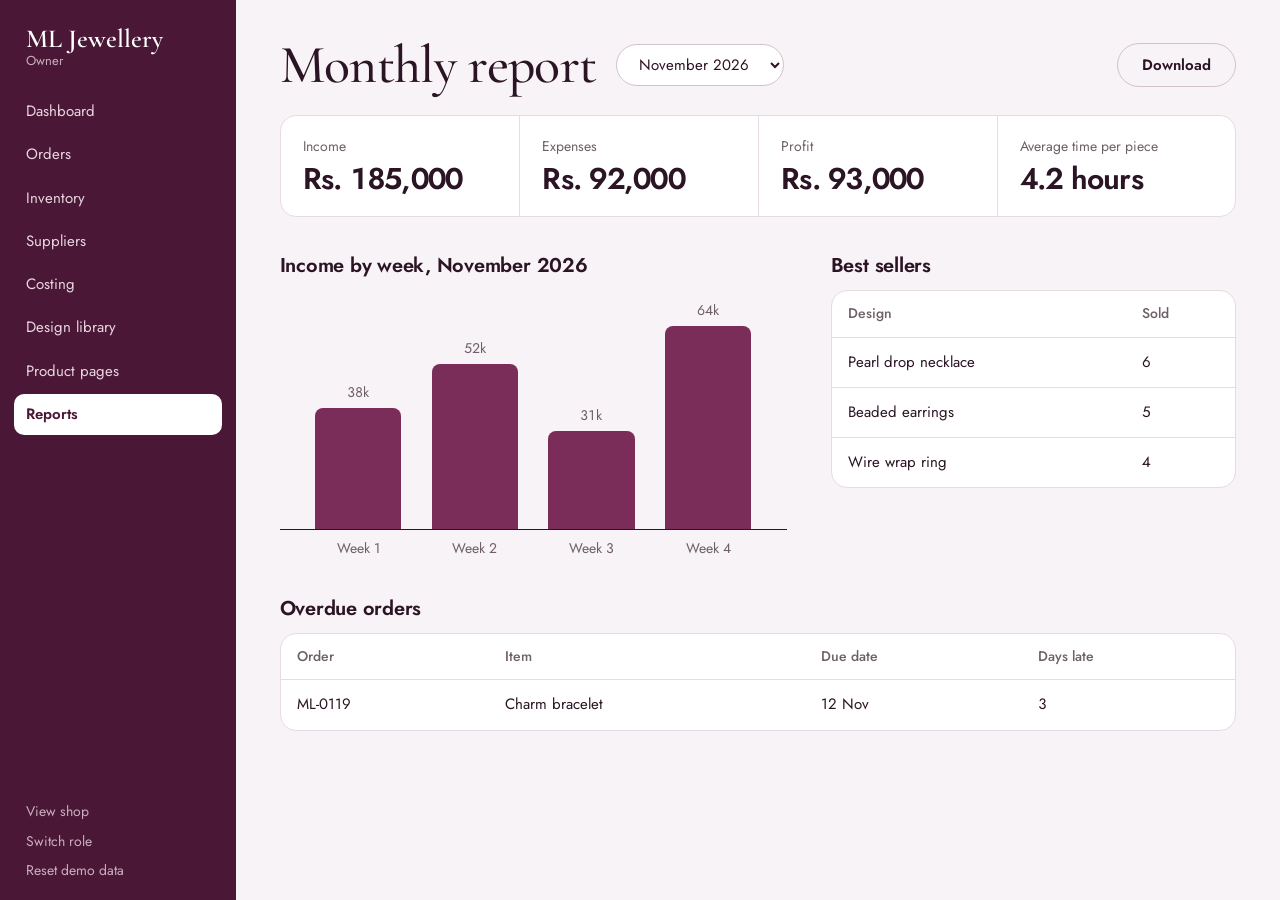
<file: owner-reports.html>
<!doctype html>
<html lang="en">
<head>
<meta charset="utf-8">
<meta name="viewport" content="width=device-width, initial-scale=1">
<title>Monthly report | ML Jewellery owner</title>
<link rel="preconnect" href="https://fonts.googleapis.com">
<link rel="preconnect" href="https://fonts.gstatic.com" crossorigin>
<link href="https://fonts.googleapis.com/css2?family=Cormorant+Garamond:wght@400;500;600&family=Jost:wght@400;500;600&display=swap" rel="stylesheet">
<link rel="stylesheet" href="css/styles.css">
</head>
<body>
<div id="app"></div>
<noscript>This prototype needs JavaScript.</noscript>
<script src="js/core.js"></script>
<script>
// W12 Reports
const ui = { month: 'November 2026' };
page({
  view: () => {
    const m = MONTHS[ui.month], live = ui.month === 'November 2026', exp = m.expenses + (live ? S.spent : 0), max = Math.max(...m.weeks), late = live ? S.orders.filter(isOver) : [];
    return owner('reports', `<div class="head"><h1>Monthly report</h1>
  <select id="rMonth" class="pill noprint" data-ch="month" aria-label="Month">${opts(Object.keys(MONTHS), ui.month)}</select>
  <button class="btn ghost push noprint" data-act="print">Download</button></div>
<div class="stats">
  <div>Income<b class="num">${rs(m.income)}</b></div><div>Expenses<b class="num">${rs(exp)}</b></div>
  <div>Profit<b class="num">${rs(m.income - exp)}</b></div><div>Average time per piece<b class="num">${m.avg} hours</b></div>
</div>
<div class="split" style="grid-template-columns:minmax(0,5fr) minmax(0,4fr);gap:44px">
  <div><h2>Income by week, ${ui.month}</h2>
    <div class="bars" role="img" aria-label="Income by week: ${m.weeks.map((w, i) => `week ${i + 1} ${rs(w)}`).join(', ')}">${m.weeks.map(w => `<div style="height:${w / max * 100}%"><span class="num">${w / 1000}k</span></div>`).join('')}</div>
    <div class="barlab">${m.weeks.map((w, i) => `<span>Week ${i + 1}</span>`).join('')}</div></div>
  <div><h2>Best sellers</h2>${table(['Design', 'Sold'], m.best.map(([n, c]) => row([n, `<span class="num">${c}</span>`])))}</div>
</div>
<h2>Overdue orders</h2>
${table(['Order', 'Item', 'Due date', 'Days late'], late.map(o => row([o.id, esc(o.item), fd(o.due), `<span class="num">${(Date.parse(TODAY) - Date.parse(o.due)) / 864e5}</span>`], pick('openOrder', o.id))), live ? 'No overdue orders.' : 'Past months have no overdue orders.')}`);
  },
  acts: { openOrder: d => { location.href = 'owner-orders.html?id=' + d.id; } },
  changes: { month: v => { ui.month = v; } },
});
</script>
</body>
</html>
</file>
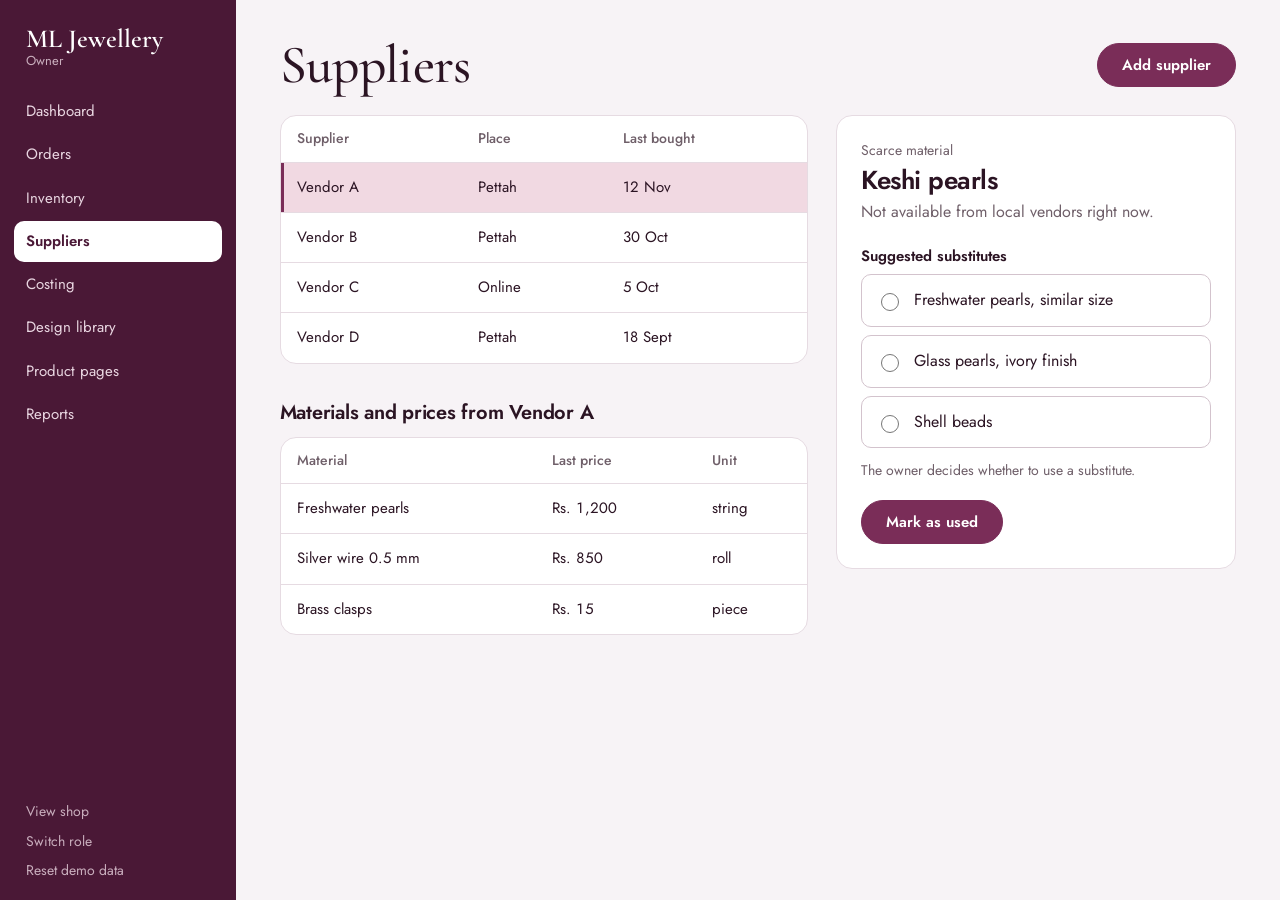
<file: owner-suppliers.html>
<!doctype html>
<html lang="en">
<head>
<meta charset="utf-8">
<meta name="viewport" content="width=device-width, initial-scale=1">
<title>Suppliers | ML Jewellery owner</title>
<link rel="preconnect" href="https://fonts.googleapis.com">
<link rel="preconnect" href="https://fonts.gstatic.com" crossorigin>
<link href="https://fonts.googleapis.com/css2?family=Cormorant+Garamond:wght@400;500;600&family=Jost:wght@400;500;600&display=swap" rel="stylesheet">
<link rel="stylesheet" href="css/styles.css">
</head>
<body>
<div id="app"></div>
<noscript>This prototype needs JavaScript.</noscript>
<script src="js/core.js"></script>
<script>
// W8 Suppliers and substitutes
const ui = { sup: 0 };
page({
  view: () => {
    const s = S.suppliers[ui.sup], x = S.scarce;
    return owner('suppliers', `<div class="head"><h1>Suppliers</h1><button class="btn push" data-act="addSupplier">Add supplier</button></div>
<div class="split" style="grid-template-columns:minmax(0,1fr) 400px">
  <div>
    ${table(['Supplier', 'Place', 'Last bought'], S.suppliers.map((v, i) => row([esc(v.name), esc(v.place), v.last ? fd(v.last) : 'Not yet'], pick('sel', i, i === ui.sup))))}
    <h2>Materials and prices from ${esc(s.name)}</h2>
    ${table(['Material', 'Last price', 'Unit'], s.prices.map(p => row([esc(p.material), `<span class="num">${rs(p.price)}</span>`, esc(p.unit)])), 'No purchases recorded from this supplier yet.')}
  </div>
  <form class="panel pad sticky" data-form="scarce">
    <p class="mute small" style="margin-bottom:2px">Scarce material</p>
    <h2 style="margin:0 0 4px;font-size:26px;letter-spacing:-.02em">${x.name}</h2>
    <p class="mute">Not available from local vendors right now.</p>
    <h3>Suggested substitutes</h3>
    ${x.subs.map((t, i) => `<label class="opt"><input type="radio" name="sub" value="${i}" required${x.used === i ? ' checked' : ''}> ${t}</label>`).join('')}
    <p class="mute small" style="margin:12px 0 18px">The owner decides whether to use a substitute.</p>
    ${x.used !== null ? `<p class="tag good" style="margin-bottom:14px"><i></i>Using ${x.subs[x.used].toLowerCase()}</p><br>` : ''}
    <button class="btn">Mark as used</button>
  </form>
</div>`);
  },
  acts: {
    sel: d => ui.sup = +d.id,
    addSupplier: () => dlg('Add supplier', fld('Supplier name', '<input name="name" required>') + fld('Place', '<input name="place" required>'),
      v => { S.suppliers.push({ ...v, last: '', prices: [] }); ui.sup = S.suppliers.length - 1; toast('Supplier added'); }),
  },
  forms: { scarce: v => { S.scarce.used = +v.sub; toast(`Substitute for ${S.scarce.name}: ${S.scarce.subs[v.sub]}`); } },
});
</script>
</body>
</html>
</file>
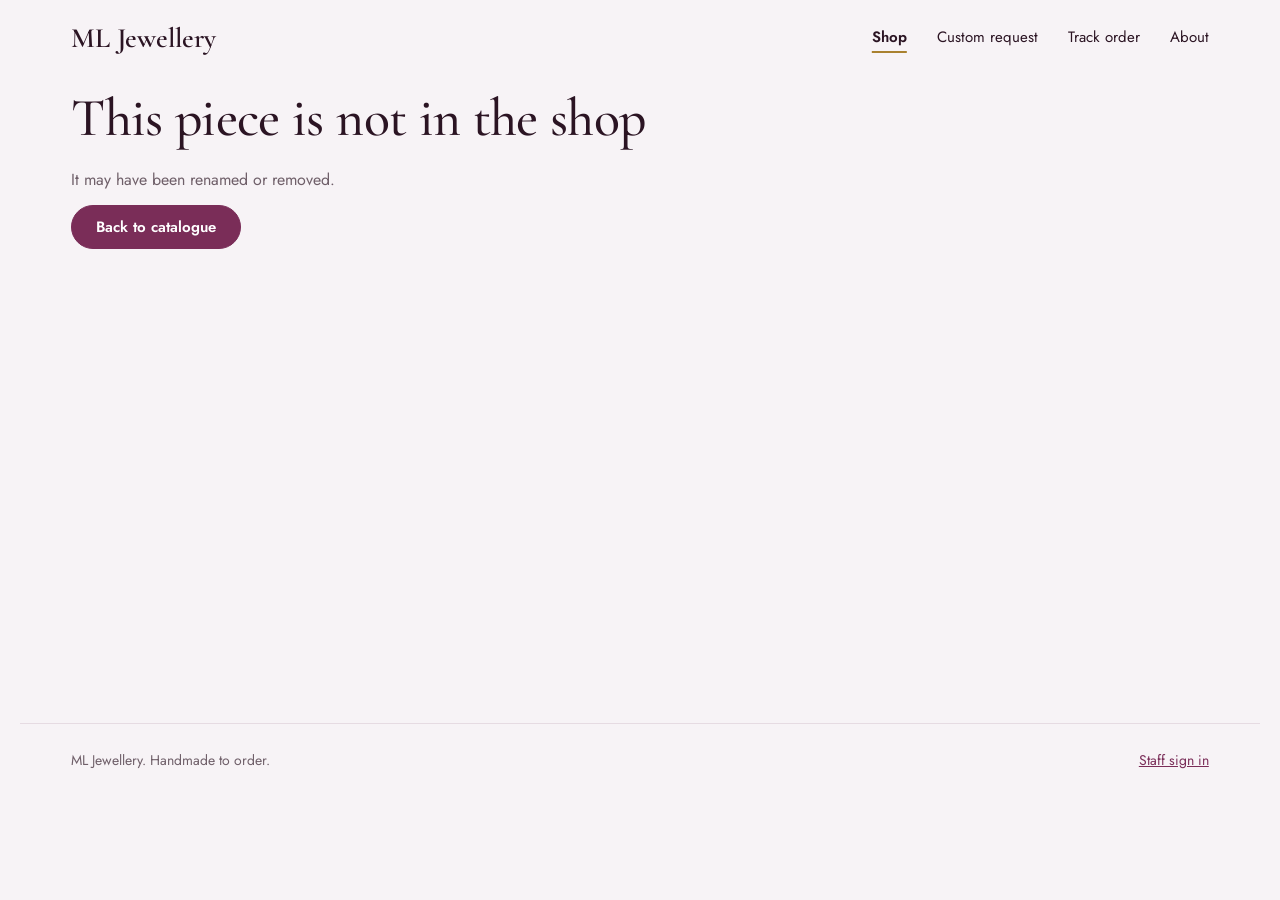
<file: product.html>
<!doctype html>
<html lang="en">
<head>
<meta charset="utf-8">
<meta name="viewport" content="width=device-width, initial-scale=1">
<title>Product | ML Jewellery</title>
<link rel="preconnect" href="https://fonts.googleapis.com">
<link rel="preconnect" href="https://fonts.gstatic.com" crossorigin>
<link href="https://fonts.googleapis.com/css2?family=Cormorant+Garamond:wght@400;500;600&family=Jost:wght@400;500;600&display=swap" rel="stylesheet">
<link rel="stylesheet" href="css/styles.css">
</head>
<body>
<div id="app"></div>
<noscript>This prototype needs JavaScript.</noscript>
<script src="js/core.js"></script>
<script>
// W2 Product page with craft story and care guide
const ui = { shot: 0 };
const d = byId(Q.get('id'));
if (d) document.title = `${d.name} | ML Jewellery`;
page({
  view: () => !d
    ? shop('index', `<h1>This piece is not in the shop</h1><p class="mute">It may have been renamed or removed.</p><a class="btn" href="index.html">Back to catalogue</a>`)
    : shop('index', `<div class="product">
  <div>
    ${pic(d.photos[ui.shot] || d.photos[0], d.name)}
    ${d.photos.length > 1 ? `<div class="thumbs">${d.photos.map((p, i) => `<button id="shot-${i}" data-act="shot" data-id="${i}" aria-pressed="${i === ui.shot}" aria-label="Show photo ${i + 1} of ${d.photos.length}">${pic(p, '')}</button>`).join('')}</div>` : ''}
  </div>
  <div>
    <h1>${esc(d.name)}</h1>
    <p class="price num">${price(d)}</p>
    <div class="story"><h2>Materials</h2><p>${esc(d.materials)}</p></div>
    <div class="story"><h2>Craft story</h2><p>${esc(d.craft) || 'Coming soon.'}</p></div>
    <div class="story"><h2>Care guide</h2><p>${esc(d.care) || 'Coming soon.'}</p></div>
    <div class="row" style="margin-top:14px"><a class="btn" href="request.html?like=${d.id}">Request a similar piece</a><a class="btn ghost" href="index.html">Back to catalogue</a></div>
  </div>
</div>`),
  acts: { shot: x => ui.shot = +x.id },
});
</script>
</body>
</html>
</file>
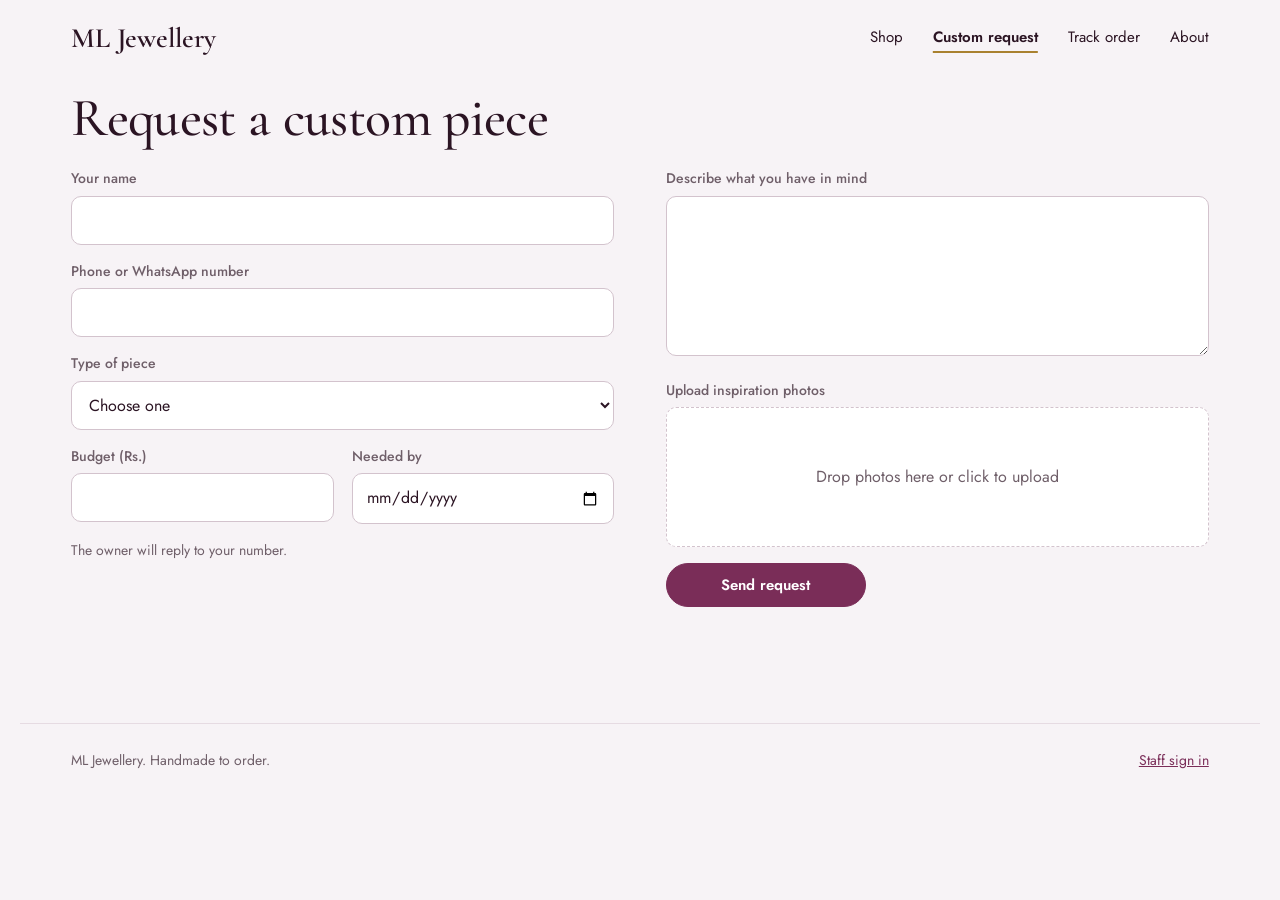
<file: request.html>
<!doctype html>
<html lang="en">
<head>
<meta charset="utf-8">
<meta name="viewport" content="width=device-width, initial-scale=1">
<title>Request a custom piece | ML Jewellery</title>
<link rel="preconnect" href="https://fonts.googleapis.com">
<link rel="preconnect" href="https://fonts.gstatic.com" crossorigin>
<link href="https://fonts.googleapis.com/css2?family=Cormorant+Garamond:wght@400;500;600&family=Jost:wght@400;500;600&display=swap" rel="stylesheet">
<link rel="stylesheet" href="css/styles.css">
</head>
<body>
<div id="app"></div>
<noscript>This prototype needs JavaScript.</noscript>
<script src="js/core.js"></script>
<script>
// W3 Custom request form
const ui = { sent: null };
const like = byId(Q.get('like'));
page({
  view: () => ui.sent
    ? shop('request', `<p class="mute">Request sent. Your order number is</p><p class="orderno num">${ui.sent}</p>
<p style="max-width:46ch">Keep this number to track your order. The owner will reply to your number to agree the design and price.</p>
<div class="row" style="margin-top:24px"><a class="btn" href="track.html">Track this order</a><a class="btn ghost" href="index.html">Back to the shop</a></div>`)
    : shop('request', `<h1>Request a custom piece</h1>
${like ? `<div class="like">${pic(like.photos[0], '')}<div><span class="mute small">Similar to</span><br><b>${esc(like.name)}</b></div></div>` : ''}
<form data-form="request" class="cols2 stack" style="gap:clamp(20px,4vw,56px)">
  <div>
    ${fld('Your name', '<input name="customer" required autocomplete="name">')}
    ${fld('Phone or WhatsApp number', '<input name="phone" type="tel" required pattern="[0-9+ ]{9,15}" title="9 to 15 digits" autocomplete="tel">')}
    ${fld('Type of piece', `<select name="type" required>${opts([...TYPES, 'Other'], like?.type, 'Choose one')}</select>`)}
    <div class="cols2">${fld('Budget (Rs.)', '<input name="budget" type="number" min="0" step="100">')}${fld('Needed by', `<input name="due" type="date" min="${TODAY}">`)}</div>
    <p class="mute small">The owner will reply to your number.</p>
  </div>
  <div>
    ${fld('Describe what you have in mind', `<textarea name="notes" required style="min-height:160px">${like ? `Something similar to the ${esc(like.name)}. ` : ''}</textarea>`)}
    <div class="f"><span>Upload inspiration photos</span><label class="drop"><input type="file" name="photos" accept="image/*" multiple data-ch="files" aria-label="Upload inspiration photos"><span id="fileMsg">Drop photos here or click to upload</span></label></div>
    <button class="btn" style="min-width:200px">Send request</button>
  </div>
</form>`),
  changes: {
    files: (v, d, el) => { $('#fileMsg').textContent = el.files.length ? `${el.files.length} photo${el.files.length > 1 ? 's' : ''} selected` : 'Drop photos here or click to upload'; return false; },
  },
  forms: {
    request: async (v, f) => {
      const id = nextOrderId();
      const photos = await Promise.all([...f.photos.files].slice(0, 3).map(shrink)); // ponytail: 3 small photos max, localStorage is tiny; real uploads need a server
      S.orders.push({ id, designId: like?.id, item: like ? like.name : v.type === 'Other' ? 'Custom piece' : 'Custom ' + v.type.toLowerCase(), customer: v.customer, phone: v.phone, source: 'Website', stage: 'Received', due: v.due || plus(TODAY, 21), budget: +v.budget || 0, notes: v.notes, assigned: false, done: false, updated: TODAY, photos });
      mem('track', { no: id, phone: v.phone });
      ui.sent = id;
    },
  },
});
</script>
</body>
</html>
</file>
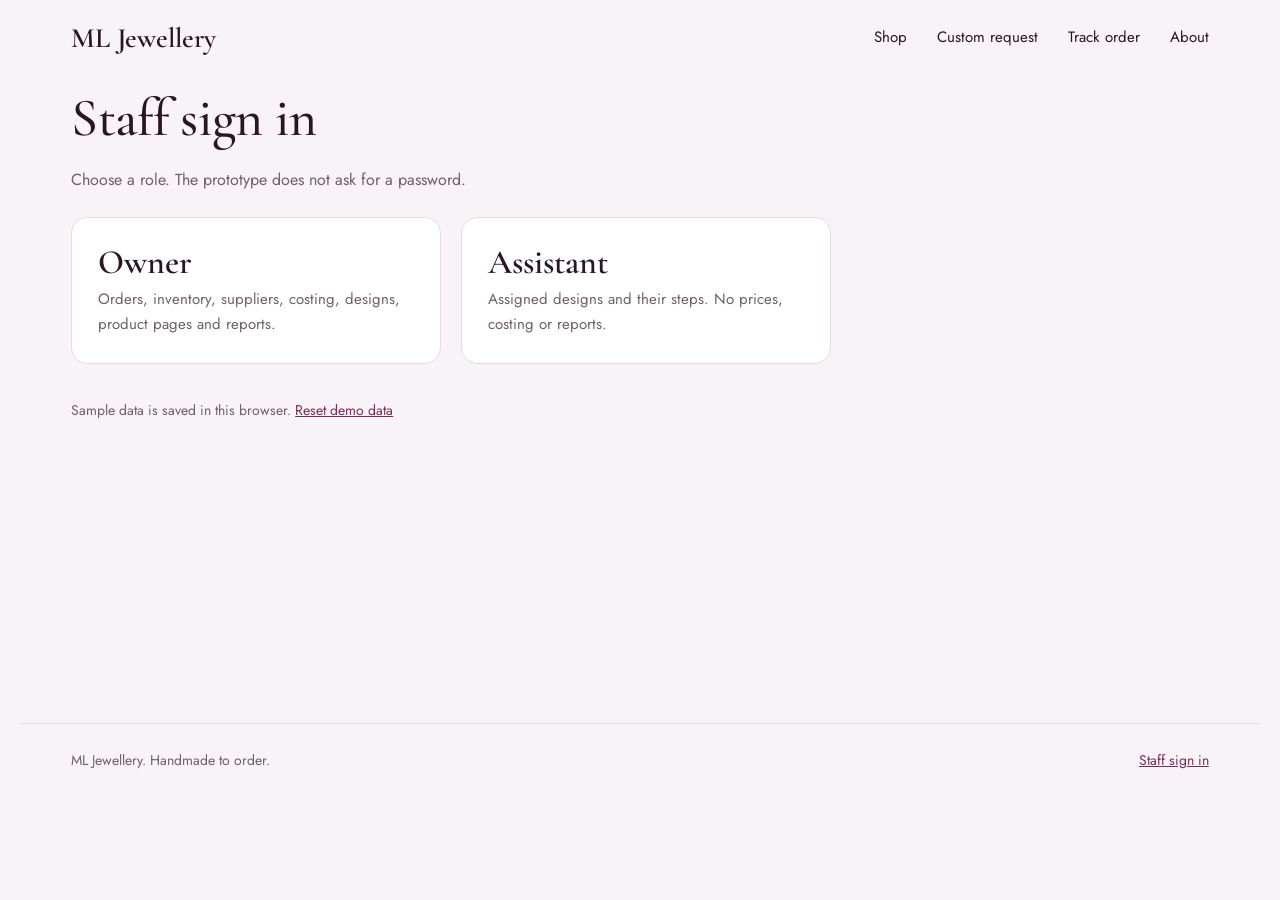
<file: staff.html>
<!doctype html>
<html lang="en">
<head>
<meta charset="utf-8">
<meta name="viewport" content="width=device-width, initial-scale=1">
<title>Staff sign in | ML Jewellery</title>
<link rel="preconnect" href="https://fonts.googleapis.com">
<link rel="preconnect" href="https://fonts.gstatic.com" crossorigin>
<link href="https://fonts.googleapis.com/css2?family=Cormorant+Garamond:wght@400;500;600&family=Jost:wght@400;500;600&display=swap" rel="stylesheet">
<link rel="stylesheet" href="css/styles.css">
</head>
<body>
<div id="app"></div>
<noscript>This prototype needs JavaScript.</noscript>
<script src="js/core.js"></script>
<script>
// Staff sign in (role choice; no wireframe, no password in the prototype)
page({
  view: () => shop('staff', `<h1>Staff sign in</h1>
<p class="mute">Choose a role. The prototype does not ask for a password.</p>
<div class="roles">
  <a href="owner-dashboard.html"><b>Owner</b><span>Orders, inventory, suppliers, costing, designs, product pages and reports.</span></a>
  <a href="assistant.html"><b>Assistant</b><span>Assigned designs and their steps. No prices, costing or reports.</span></a>
</div>
<p class="small mute" style="margin-top:36px">Sample data is saved in this browser. <button class="linkbtn" data-act="reset">Reset demo data</button></p>`),
});
</script>
</body>
</html>
</file>
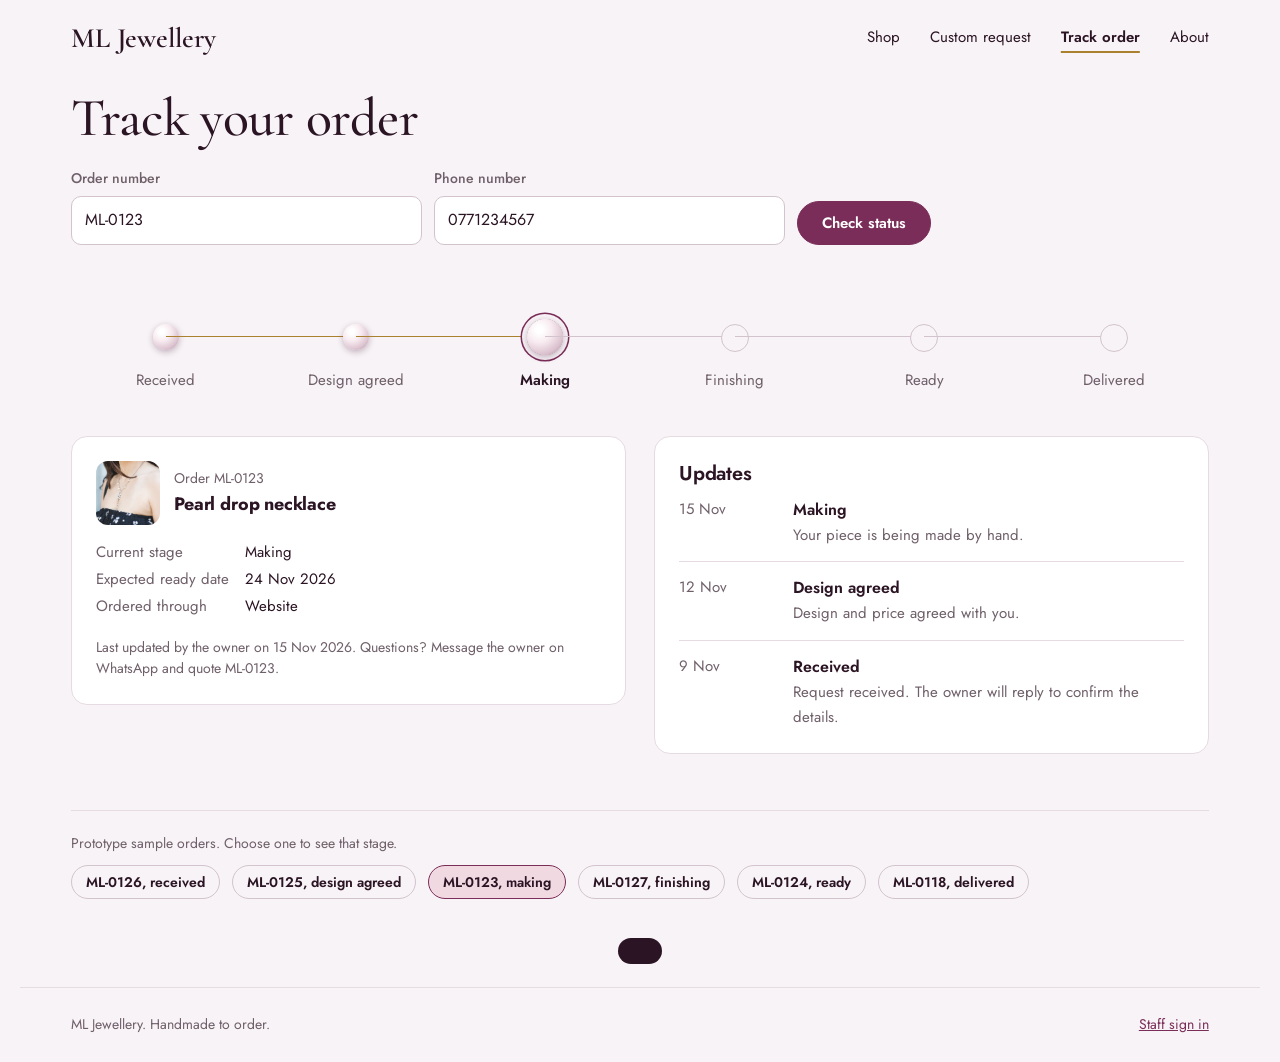
<file: track.html>
<!doctype html>
<html lang="en">
<head>
<meta charset="utf-8">
<meta name="viewport" content="width=device-width, initial-scale=1">
<title>Track your order | ML Jewellery</title>
<link rel="preconnect" href="https://fonts.googleapis.com">
<link rel="preconnect" href="https://fonts.gstatic.com" crossorigin>
<link href="https://fonts.googleapis.com/css2?family=Cormorant+Garamond:wght@400;500;600&family=Jost:wght@400;500;600&display=swap" rel="stylesheet">
<link rel="stylesheet" href="css/styles.css">
</head>
<body>
<div id="app"></div>
<noscript>This prototype needs JavaScript.</noscript>
<script src="js/core.js"></script>
<script>
// W4 Order tracking
// Opens on the sample order so the page is never empty; sample buttons fill in other stages.
const SAMPLES = ['ML-0126', 'ML-0125', 'ML-0123', 'ML-0127', 'ML-0124', 'ML-0118'];
const ui = { track: mem('track') || { no: 'ML-0123', phone: order('ML-0123')?.phone || '0771234567' } };
page({
  view: () => {
    const t = ui.track, o = t && S.orders.find(o => o.id.toLowerCase() === t.no.trim().toLowerCase() && dig(o.phone) === dig(t.phone)), cur = o ? STAGES.indexOf(o.stage) : -1, d = o && designOf(o);
    return shop('track', `<h1>Track your order</h1>
<form data-form="track" class="row" style="align-items:flex-end;max-width:860px">
  <div style="flex:1;min-width:200px">${fld('Order number', `<input name="no" required placeholder="ML-0123" value="${esc(t?.no)}">`)}</div>
  <div style="flex:1;min-width:200px">${fld('Phone number', `<input name="phone" type="tel" required value="${esc(t?.phone)}">`)}</div>
  <button class="btn" style="margin-bottom:16px">Check status</button>
</form>
${t && !o ? '<p class="err" role="alert">No order matches that number and phone. Check both and try again.</p>' : ''}
${o ? `<ol class="strand" aria-label="Order progress">${STAGES.map((s, i) => `<li class="${i <= cur ? 'done' : ''}${i === cur ? ' now' : ''}"${i === cur ? ' aria-current="step"' : ''}>${s}</li>`).join('')}</ol>
<div class="cols2 stack" style="gap:28px;align-items:start">
  <div class="panel pad">
    <div class="orderitem">${d ? pic(d.photos[0], '') : ''}<div><span class="mute small">Order ${o.id}</span><br><b>${esc(o.item)}</b></div></div>
    <dl class="facts"><dt>Current stage</dt><dd>${o.stage}</dd><dt>${o.stage === 'Delivered' ? 'Ready date' : 'Expected ready date'}</dt><dd>${fd(o.due, 1)}</dd><dt>Ordered through</dt><dd>${o.source}</dd>${o.budget ? `<dt>Budget</dt><dd>${rs(o.budget)}</dd>` : ''}</dl>
    <p class="mute small">Last updated by the owner on ${fd(o.updated, 1)}. Questions? Message the owner on WhatsApp and quote ${o.id}.</p>
  </div>
  <div class="panel pad">
    <h2 style="margin-top:0">Updates</h2>
    <ol class="updates">${updates(o).map(u => `<li><time datetime="${u.date}">${fd(u.date)}</time><div><b>${u.stage}</b><span>${u.note}</span></div></li>`).join('')}</ol>
  </div>
</div>` : ''}
<div class="samples">
  <p class="small mute" style="margin-bottom:10px">Prototype sample orders. Choose one to see that stage.</p>
  <div class="row">${SAMPLES.map(order).filter(Boolean).map(s => `<button class="btn ghost sm" id="sample-${s.id}" data-act="sample" data-id="${s.id}"${s.id === o?.id ? ' aria-pressed="true"' : ''}>${s.id}, ${s.stage.toLowerCase()}</button>`).join('')}</div>
</div>`);
  },
  acts: { sample: x => { const s = order(x.id); ui.track = { no: s.id, phone: s.phone }; mem('track', ui.track); } },
  forms: { track: v => { ui.track = v; mem('track', v); } },
});
</script>
</body>
</html>
</file>
<file: css/styles.css>
/* ML Jewellery prototype. One stylesheet for the shop, owner and assistant pages.
   Type: Cormorant Garamond for display, Jost for everything else.
   Motif: a brass thread with pearls on it (order tracking strand, nav underline). */
:root{
  --nacre:#f7f3f6; --paper:#fff; --ink:#2b1423; --mute:#6f5f69; --line:#e6dbe2; --edge:#d3c3cd;
  --plum:#7a2d58; --plum-deep:#4a1836; --rose:#f1d9e2; --lilac:#ebe3f1;
  --brass:#a9812f; --brass-ink:#7d5d17; --ok:#3f7a5a; --bad:#a3243b;
  --r-s:10px; --r-m:16px;
  --font:"Jost",ui-sans-serif,system-ui,-apple-system,"Segoe UI",sans-serif;
  --display:"Cormorant Garamond",Georgia,"Times New Roman",serif;
}
*{box-sizing:border-box}
html{-webkit-text-size-adjust:100%}
body{margin:0;font:400 16px/1.55 var(--font);font-optical-sizing:auto;color:var(--ink);background:var(--nacre)}
button,input,select,textarea{font:inherit;color:inherit}
img{max-width:100%}
h1{font-family:var(--display);font-size:clamp(38px,4.2vw,56px);font-weight:500;letter-spacing:-.012em;line-height:1.02;margin:0 0 22px;text-wrap:balance}
h2{font-size:20px;font-weight:600;letter-spacing:-.012em;line-height:1.25;margin:36px 0 12px}
h3{font-size:15px;font-weight:600;margin:20px 0 6px}
p{margin:0 0 12px}
a{color:var(--plum)}
:focus-visible{outline:2px solid var(--plum);outline-offset:3px;border-radius:4px}
.mute{color:var(--mute)}.small{font-size:14px}.err{color:var(--bad);font-weight:600}
.num{font-variant-numeric:tabular-nums}
.skip{position:absolute;left:-999px}.skip:focus{left:12px;top:12px;z-index:9;background:var(--paper);padding:8px 14px;border-radius:8px}

/* ---------- controls ---------- */
.btn{display:inline-flex;align-items:center;justify-content:center;min-height:44px;padding:0 24px;border-radius:999px;border:1.5px solid var(--plum);background:var(--plum);color:#fff;font-weight:600;font-size:15px;line-height:1.2;text-decoration:none;text-align:center;cursor:pointer;transition:background-color .15s,border-color .15s}
.btn:hover{background:var(--plum-deep);border-color:var(--plum-deep)}
.btn.ghost{background:transparent;color:var(--ink);border-color:var(--edge)}
.btn.ghost:hover{background:var(--rose);border-color:var(--rose)}
.btn.sm{min-height:34px;padding:0 14px;font-size:14px}
.btn.block{width:100%;margin-top:10px}
.linkbtn{background:none;border:0;padding:0;color:var(--plum);text-decoration:underline;cursor:pointer}

input,select,textarea{width:100%;padding:11px 13px;border:1.5px solid var(--edge);border-radius:var(--r-s);background:var(--paper)}
input:focus,select:focus,textarea:focus{outline:0;border-color:var(--plum);box-shadow:0 0 0 3px var(--rose)}
input[type=checkbox],input[type=radio]{width:18px;height:18px;flex:none;accent-color:var(--plum);box-shadow:none}
textarea{min-height:120px;resize:vertical;line-height:1.5}
.f{display:block;margin-bottom:16px}
.f>span{display:block;margin-bottom:6px;font-size:14px;font-weight:500;color:var(--mute)}
.mini{width:92px;padding:6px 9px}
select.pill{width:auto;border-radius:999px;border:1.5px solid var(--edge);background:var(--paper);padding:8px 18px;font-size:15px;cursor:pointer}
.drop{position:relative;display:grid;place-items:center;min-height:140px;border:1.5px dashed var(--edge);border-radius:var(--r-s);background:var(--paper);color:var(--mute);text-align:center;padding:14px}
.drop input{position:absolute;inset:0;width:100%;height:100%;opacity:0;cursor:pointer} /* native file input covers the box, so drag and drop works without JS */
.drop:focus-within{border-color:var(--plum);box-shadow:0 0 0 3px var(--rose)}
.opt{display:flex;gap:12px;align-items:center;background:var(--paper);border:1.5px solid var(--edge);border-radius:var(--r-s);padding:13px 14px;margin-bottom:8px;cursor:pointer}
.opt:has(:checked){border-color:var(--plum);background:#fdf7fa}
.check{display:flex;gap:10px;align-items:center;margin:16px 0}

/* ---------- shared pieces ---------- */
.ph{display:block;width:100%;aspect-ratio:4/5;object-fit:cover;border-radius:var(--r-m);background:var(--rose)}
.ph.wide{aspect-ratio:3/2}.ph.sq{aspect-ratio:1}
.ph.none{display:grid;place-items:center;color:var(--mute);font-size:14px}
.panel{background:var(--paper);border:1px solid var(--line);border-radius:var(--r-m);overflow:hidden}
.panel.pad{padding:24px;overflow:visible}
.panel.pad>:first-child{margin-top:0}.panel.pad>:last-child{margin-bottom:0}
.row{display:flex;gap:12px;flex-wrap:wrap;align-items:center}
.push{margin-left:auto}
.cols2{display:grid;grid-template-columns:repeat(2,minmax(0,1fr));gap:18px}
.cols3{display:grid;grid-template-columns:repeat(3,minmax(0,1fr));gap:12px}
.split{display:grid;grid-template-columns:minmax(0,1fr) 360px;gap:28px;align-items:start}
.split>aside,.split>.sticky{position:sticky;top:24px}
.head{display:flex;gap:12px 20px;flex-wrap:wrap;align-items:center;margin-bottom:22px}
.head h1{margin:0}
dl.facts{display:grid;grid-template-columns:auto 1fr;gap:4px 16px;margin:0 0 18px;font-size:15px}
dl.facts dt{color:var(--mute)}dl.facts dd{margin:0}
ol.plain{margin:0;padding-left:22px}ol.plain li{margin-bottom:4px}

.scroll{overflow-x:auto}
.t{width:100%;border-collapse:collapse;font-size:15px}
.t th{text-align:left;padding:12px 16px;font-size:14px;font-weight:500;color:var(--mute);border-bottom:1px solid var(--line);white-space:nowrap}
.t td{padding:13px 16px;border-bottom:1px solid var(--line);vertical-align:middle;white-space:nowrap}
.t tbody tr:last-child td{border-bottom:0}
.t tr[data-act]{cursor:pointer}
.t tr[data-act]:hover{background:var(--nacre)}
.t tr.on,.t tr.on:hover{background:var(--rose)}
.t tr.on td:first-child{box-shadow:inset 3px 0 var(--plum)}
.tag{display:inline-flex;align-items:center;gap:8px;white-space:nowrap}
.tag i{width:9px;height:9px;border-radius:50%;background:var(--mute);flex:none}
.tag.warn{color:var(--bad);font-weight:600}.tag.warn i{background:var(--bad)}
.tag.good i{background:var(--ok)}

dialog{border:0;border-radius:20px;padding:28px;width:min(520px,94vw);color:var(--ink);box-shadow:0 24px 80px rgba(43,20,35,.3)}
dialog::backdrop{background:rgba(43,20,35,.45)}
dialog h2{margin:0 0 18px;font-family:var(--display);font-size:34px;font-weight:600;line-height:1.1}
#toast{position:fixed;left:50%;bottom:26px;translate:-50% 90px;background:var(--ink);color:#fff;padding:13px 22px;border-radius:999px;font-size:15px;max-width:92vw;z-index:20;transition:translate .25s}
#toast.show{translate:-50% 0}

/* ---------- shop ---------- */
.top{position:relative;z-index:2;max-width:1240px;margin:0 auto;background:var(--nacre);display:flex;align-items:center;gap:10px 28px;flex-wrap:wrap;padding:22px clamp(18px,4vw,56px)}
.brand{font-family:var(--display);font-size:28px;font-weight:600;line-height:1;color:var(--ink);text-decoration:none}
.top nav{margin-left:auto;display:flex;gap:8px 30px;flex-wrap:wrap}
.top nav a{color:var(--ink);text-decoration:none;font-size:15px;padding:4px 0}
.top nav a:hover,.top nav a[aria-current]{text-decoration:underline;text-decoration-color:var(--brass);text-decoration-thickness:1.5px;text-underline-offset:9px}
.top nav a[aria-current]{font-weight:600}
.wrap{max-width:1240px;margin:0 auto;padding:16px clamp(18px,4vw,56px) 88px;min-height:72vh}
.foot{max-width:1240px;margin:0 auto;display:flex;justify-content:space-between;flex-wrap:wrap;gap:10px;padding:26px clamp(18px,4vw,56px);border-top:1px solid var(--line);font-size:14px;color:var(--mute)}

.hero{display:grid;grid-template-columns:minmax(0,1fr) minmax(0,.86fr);gap:clamp(28px,6vw,104px);align-items:center;padding:20px 0 104px}
.hero h1{font-size:clamp(52px,7.2vw,108px);font-weight:400;line-height:.97;letter-spacing:-.018em;margin:0 0 28px}
.hero p{font-size:19px;max-width:36ch;color:var(--mute);margin:0 0 34px}
/* a tall still life with a smaller second photo set into its corner; no motion */
.hero-art{position:relative;margin:0;padding:0 0 64px 64px}
.hero-art .ph{border-radius:2px}
.hero-art .inset{position:absolute;left:0;bottom:0;width:40%;aspect-ratio:1;box-shadow:0 0 0 10px var(--nacre)}
.hero-art figcaption{position:absolute;right:0;bottom:22px;font-size:15px;color:var(--mute)}
.hero-art figcaption a{color:var(--ink)}

.cat-head{display:flex;justify-content:space-between;align-items:flex-end;gap:14px 28px;flex-wrap:wrap;border-top:1px solid var(--line);padding-top:30px}
.cat-head h2{font-family:var(--display);font-size:clamp(34px,3.8vw,52px);font-weight:500;letter-spacing:-.01em;line-height:1;margin:0}
.tabs{display:flex;gap:6px 28px;flex-wrap:wrap}
.tabs button{background:none;border:0;padding:6px 0;font-size:16px;color:var(--mute);cursor:pointer}
.tabs button:hover,.tabs button[aria-pressed=true]{color:var(--ink);text-decoration:underline;text-decoration-color:var(--brass);text-decoration-thickness:1.5px;text-underline-offset:9px}
.wrap .ph{border-radius:3px}
.cat{display:grid;grid-template-columns:repeat(3,minmax(0,1fr));gap:56px 32px;margin-top:34px}
.item{display:block;color:var(--ink);text-decoration:none}
.item .meta{display:flex;justify-content:space-between;align-items:baseline;gap:14px;margin-top:14px}
.item b{font-family:var(--display);font-size:26px;font-weight:600;line-height:1.15}
.item:hover b{text-decoration:underline;text-decoration-color:var(--brass);text-underline-offset:5px}
.item small{font-size:14px;color:var(--mute)}
.made{display:grid;grid-template-columns:repeat(2,minmax(0,1fr));gap:clamp(24px,5vw,72px);align-items:center;margin-top:104px}
.made h2{font-family:var(--display);font-size:clamp(34px,3.8vw,52px);font-weight:500;letter-spacing:-.01em;line-height:1.04;margin:0 0 22px}
.how{list-style:none;counter-reset:how;padding:0;margin:0 0 28px}
.how li{counter-increment:how;display:grid;grid-template-columns:38px 1fr;gap:2px 14px;padding:14px 0;border-top:1px solid var(--line)}
.how li::before{content:counter(how);grid-row:span 2;width:34px;height:34px;display:grid;place-items:center;border:1.5px solid var(--brass);border-radius:50%;color:var(--brass-ink);font-weight:600;font-size:15px}
.how span{color:var(--mute);font-size:15px}

.product{display:grid;grid-template-columns:minmax(0,1.05fr) minmax(0,.95fr);gap:clamp(24px,5vw,72px);align-items:start}
.thumbs{display:grid;grid-template-columns:repeat(4,minmax(0,1fr));gap:12px;margin-top:12px}
.thumbs button{padding:0;border:0;background:none;cursor:pointer;border-radius:3px}
.wrap .thumbs .ph{aspect-ratio:1}
.thumbs button[aria-pressed=true] .ph{box-shadow:0 0 0 2px var(--nacre),0 0 0 3.5px var(--plum)}
.product h1{font-size:clamp(42px,4.8vw,66px)}
.price{font-size:21px;margin:-10px 0 26px}
.story{border-top:1px solid var(--line);padding:18px 0}
.story h2{margin:0 0 6px;font-size:16px}
.story p{margin:0;color:var(--mute);max-width:56ch}
.like{display:flex;gap:14px;align-items:center;background:var(--paper);border:1px solid var(--line);border-radius:var(--r-m);padding:10px 16px 10px 10px;margin-bottom:22px;max-width:420px}
.like .ph{width:60px;aspect-ratio:1}
.orderno{font-family:var(--display);font-variant-numeric:lining-nums;font-size:clamp(56px,8vw,104px);font-weight:500;line-height:1;margin:6px 0 18px}

/* order progress drawn as pearls on a thread */
.strand{display:flex;list-style:none;padding:0;margin:60px 0 44px}
.strand li{flex:1;text-align:center;position:relative;padding-top:48px;font-size:15px;color:var(--mute)}
.strand li::before{content:"";position:absolute;top:15px;left:-50%;width:100%;height:1.5px;background:var(--edge)}
.strand li:first-child::before{display:none}
.strand li::after{content:"";position:absolute;top:3px;left:50%;translate:-50% 0;width:26px;height:26px;border-radius:50%;background:var(--nacre);border:1.5px solid var(--edge)}
.strand li.done::before{background:var(--brass)}
.strand li.done::after{border:0;background:radial-gradient(circle at 34% 30%,#fff 0 10%,#f8ecf1 36%,#dcc3cf 70%,#a88b9c 100%);box-shadow:0 2px 6px rgba(74,24,54,.3)}
.strand li.now{color:var(--ink);font-weight:600}
.strand li.now::after{width:36px;height:36px;top:-2px;box-shadow:0 2px 6px rgba(74,24,54,.3),0 0 0 5px var(--nacre),0 0 0 6.5px var(--plum)}

.updates{list-style:none;margin:0;padding:0}
.updates li{display:grid;grid-template-columns:96px minmax(0,1fr);gap:2px 18px;padding:14px 0;border-top:1px solid var(--line)}
.updates li:first-child{border-top:0;padding-top:0}
.updates li:last-child{padding-bottom:0}
.updates time{color:var(--mute);font-size:15px}
.updates b{display:block;font-weight:600}
.updates span{color:var(--mute);font-size:15px}
.samples{border-top:1px solid var(--line);margin-top:56px;padding-top:22px}
.samples .btn[aria-pressed=true]{background:var(--rose);border-color:var(--plum)}

.roles{display:grid;grid-template-columns:repeat(2,minmax(0,1fr));gap:20px;max-width:760px;margin-top:24px}
.roles a{display:block;background:var(--paper);border:1px solid var(--line);border-radius:var(--r-m);padding:26px;color:var(--ink);text-decoration:none}
.roles a:hover{border-color:var(--plum)}
.roles b{display:block;font-family:var(--display);font-size:34px;font-weight:600;line-height:1.1;margin-bottom:6px}
.roles span{color:var(--mute);font-size:15px}

/* ---------- owner and assistant ---------- */
.app{display:grid;grid-template-columns:236px minmax(0,1fr);min-height:100vh}
.side{background:var(--plum-deep);color:#e9d6e1;padding:26px 14px 18px;display:flex;flex-direction:column;gap:24px;position:sticky;top:0;height:100vh}
.side .brand{color:#fff;padding:0 12px;font-size:26px}
.side .role{display:block;font-family:var(--font);font-size:13px;font-weight:400;letter-spacing:0;color:#c9aebd;margin-top:2px}
.side nav{display:flex;flex-direction:column;gap:2px}
.side nav a{color:#e9d6e1;text-decoration:none;padding:9px 12px;border-radius:10px;font-size:15px}
.side nav a:hover{background:rgba(255,255,255,.09)}
.side nav a[aria-current]{background:#fff;color:var(--plum-deep);font-weight:600}
.side :focus-visible{outline-color:#fff}
.sidefoot{margin-top:auto;display:flex;flex-direction:column;gap:8px;padding:0 12px;font-size:14px}
.sidefoot a,.sidefoot button{color:#c9aebd;text-align:left;text-decoration:none;background:none;border:0;padding:0;cursor:pointer}
.sidefoot a:hover,.sidefoot button:hover{color:#fff;text-decoration:underline}
.sidefoot p{color:#c9aebd;margin:0 0 6px}
.app>main{padding:38px clamp(18px,3.4vw,48px) 72px;max-width:1320px;width:100%}

.stats{display:grid;grid-template-columns:repeat(4,minmax(0,1fr));background:var(--paper);border:1px solid var(--line);border-radius:var(--r-m)}
.stats div{padding:20px 22px;border-left:1px solid var(--line);font-size:14px;color:var(--mute)}
.stats div:first-child{border-left:0}
.stats b{display:block;margin-top:4px;font-size:30px;font-weight:600;letter-spacing:-.025em;line-height:1.15;color:var(--ink)}
.alert{display:flex;gap:12px;align-items:center;padding:14px 18px;border-bottom:1px solid var(--line)}
.alert:last-child{border-bottom:0}
.alert div{flex:1;min-width:0}.alert b{display:block;font-weight:600}
.suggest{background:var(--plum-deep);color:#fff;border-radius:var(--r-m);padding:26px;margin-top:22px}
.suggest .big{font-size:clamp(30px,3.6vw,44px);font-weight:600;letter-spacing:-.03em;line-height:1.1;margin:6px 0 14px}
.suggest .note{color:#dcc5d2;font-size:15px;margin:0 0 4px}
.lib{display:grid;grid-template-columns:repeat(3,minmax(0,1fr));gap:26px 20px}
.lib button{display:block;width:100%;padding:0;border:0;background:none;text-align:left;cursor:pointer;border-radius:var(--r-m)}
.lib b{display:block;margin-top:10px;font-weight:600}
.lib small{color:var(--mute);font-size:14px}
.lib .on .ph{box-shadow:0 0 0 2px var(--nacre),0 0 0 4px var(--plum)}
.bars{display:flex;align-items:flex-end;gap:7%;height:240px;padding:36px 7% 0;border-bottom:1.5px solid var(--ink)}
.bars div{flex:1;background:var(--plum);border-radius:8px 8px 0 0;position:relative}
.bars span{position:absolute;top:-26px;left:0;right:0;text-align:center;font-size:14px;color:var(--mute)}
.barlab{display:flex;gap:7%;padding:8px 7% 0;font-size:14px;color:var(--mute);text-align:center}
.barlab span{flex:1}
.refs{display:grid;grid-template-columns:repeat(3,minmax(0,1fr));gap:8px;margin-bottom:6px}
.refs img{width:100%;aspect-ratio:1;object-fit:cover;border-radius:10px;display:block}
.orderitem{display:flex;gap:14px;align-items:center;margin-bottom:16px}
.orderitem .ph{width:64px;aspect-ratio:1;border-radius:12px}
.orderitem b{font-size:18px;letter-spacing:-.01em}

@media(max-width:900px){
  .hero,.made,.product,.split,.cols2.stack{grid-template-columns:minmax(0,1fr)}
  .hero{padding-bottom:72px}.hero-art{padding:0 0 52px 36px}
  .cat,.lib{grid-template-columns:repeat(2,minmax(0,1fr));gap:32px 18px}
  .made{margin-top:72px}
  .split>aside,.split>.sticky{position:static}
  .roles{grid-template-columns:minmax(0,1fr)}
  .app{display:block}
  .side{position:static;height:auto;padding:16px 12px;gap:12px}
  .side nav{flex-direction:row;overflow-x:auto;padding-bottom:4px}.side nav a{white-space:nowrap}
  .sidefoot{flex-direction:row;flex-wrap:wrap;gap:8px 18px;margin:0}.sidefoot p{flex-basis:100%}
  .stats{grid-template-columns:repeat(2,minmax(0,1fr))}
  .stats div:nth-child(3){border-left:0}.stats div:nth-child(n+3){border-top:1px solid var(--line)}
  .top nav{margin-left:0}
}
@media(max-width:600px){
  .cols2{grid-template-columns:minmax(0,1fr)}
  .item .meta{display:block}.item b{display:block;font-size:23px}
  .updates li{grid-template-columns:minmax(0,1fr)}
  .strand{flex-direction:column;margin:36px 0}
  .strand li{text-align:left;padding:4px 0 26px 54px}
  .strand li::before{top:-50%;left:17px;width:1.5px;height:100%}
  .strand li::after,.strand li.now::after{left:18px;top:2px;width:26px;height:26px}
}
@media(prefers-reduced-motion:reduce){*{animation:none!important;transition:none!important}}
@media print{.side,.noprint,#toast{display:none!important}.app{display:block}body{background:#fff}}
</file>
